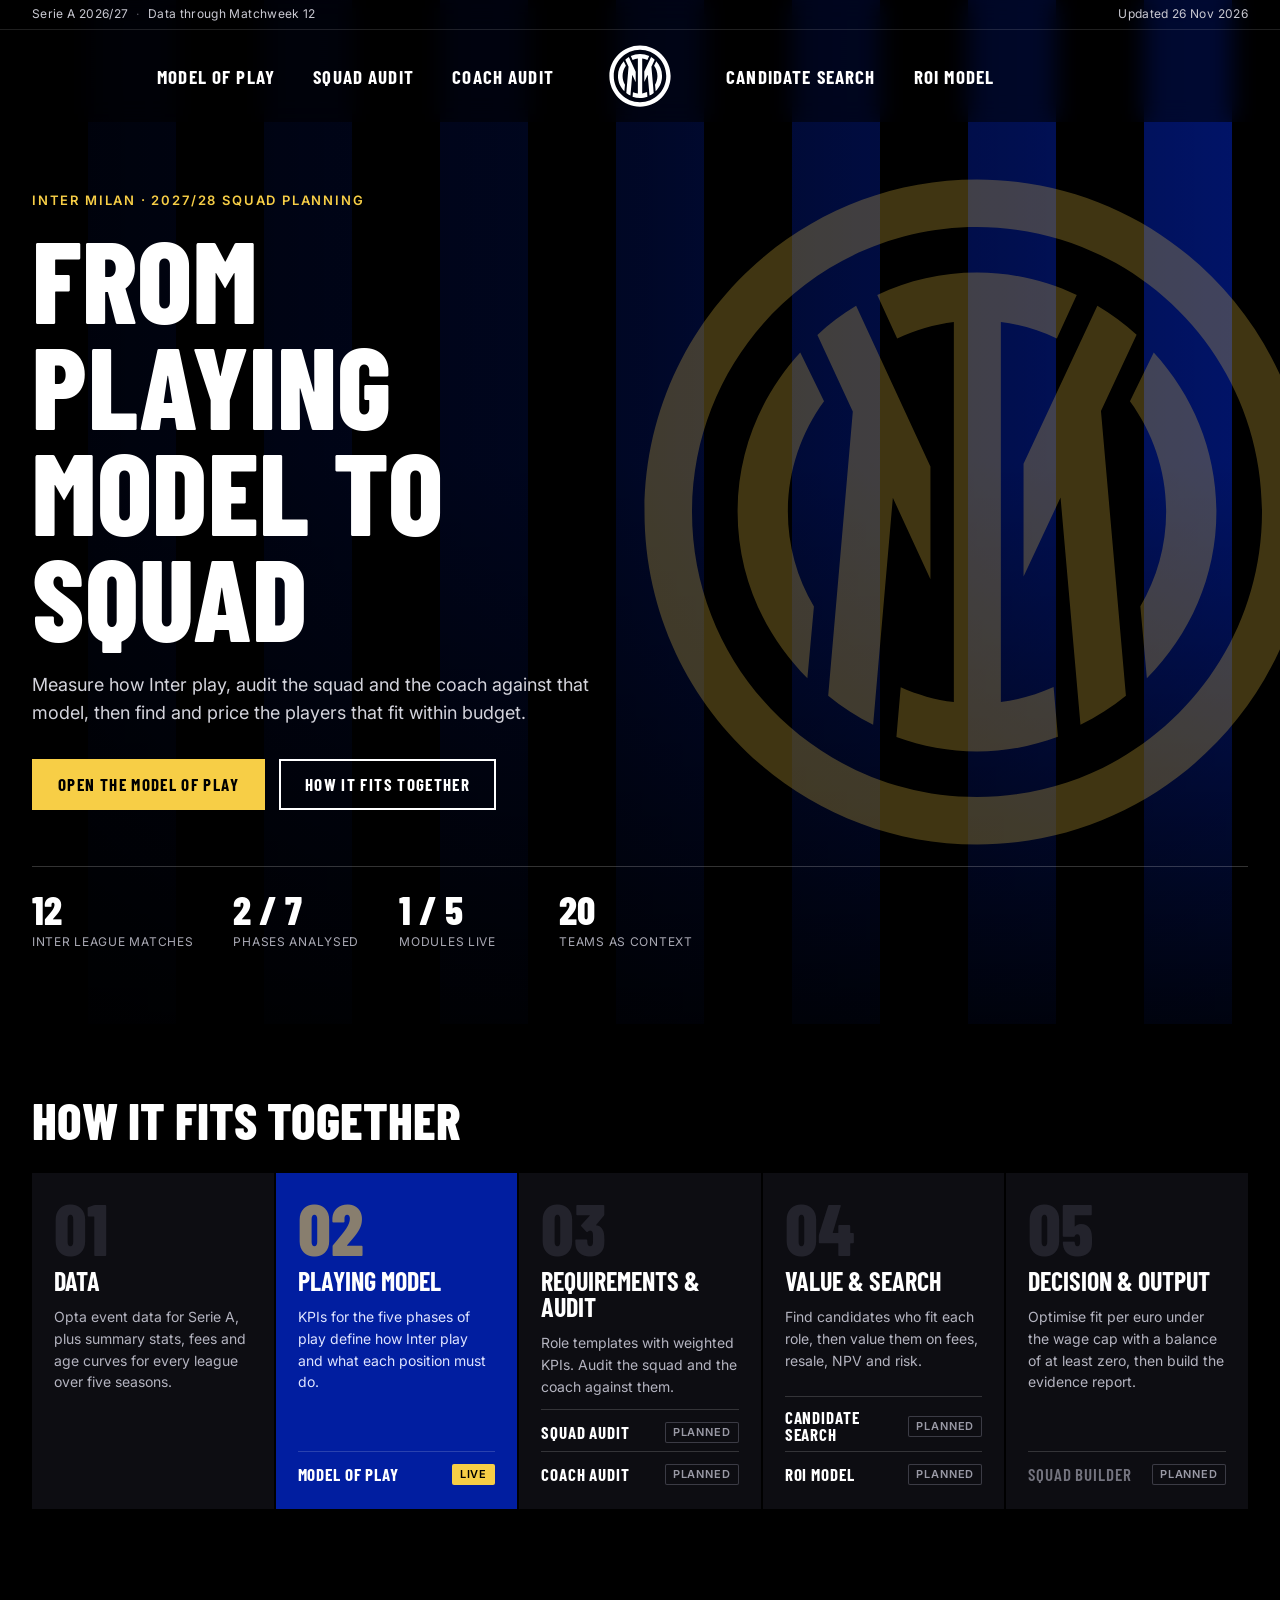
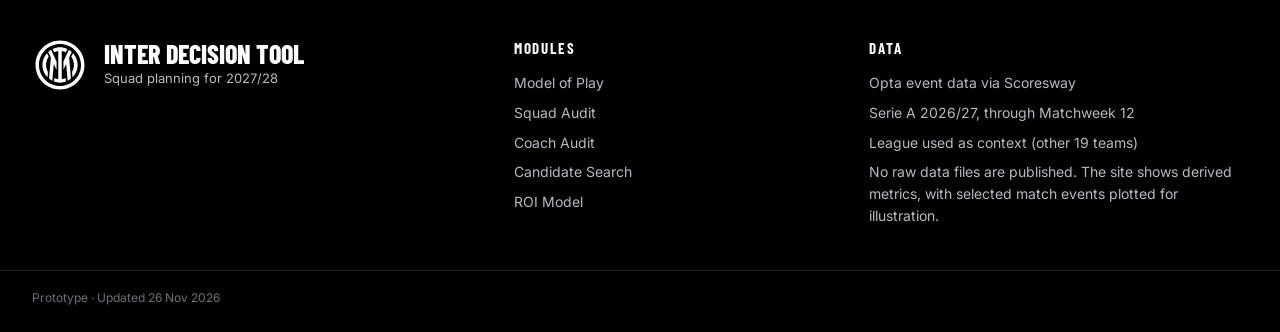
<file: index.html>
<!DOCTYPE html>
<html lang="en">
<head>
<meta charset="utf-8">
<meta name="viewport" content="width=device-width,initial-scale=1">
<title>Inter Decision Tool · 2027/28 squad planning</title>
<meta name="theme-color" content="#000000">
<link rel="icon" href="assets/img/crest-colour.svg" type="image/svg+xml">
<link rel="preconnect" href="https://fonts.googleapis.com">
<link rel="preconnect" href="https://fonts.gstatic.com" crossorigin>
<link href="https://fonts.googleapis.com/css2?family=Barlow+Condensed:wght@600;700;800&family=Inter:wght@400;600;700&display=swap" rel="stylesheet">
<link rel="stylesheet" href="assets/css/site.css">
</head>
<body>
<header id="site-header"></header>

<main>
  <!-- Hero -->
  <section class="hero">
    <div class="stripes"></div>
    <div class="shade"></div>
    <img class="mark" src="assets/img/crest-accent.svg" alt="">
    <div class="wrap">
      <div class="kicker">Inter Milan · 2027/28 squad planning</div>
      <h1 class="display">From playing model to squad</h1>
      <p class="lede">Measure how Inter play, audit the squad and the coach against that model, then find and price the
        players that fit within budget.</p>
      <div class="actions">
        <a class="btn btn-solid" href="model-of-play.html">Open the Model of Play</a>
        <a class="btn btn-ghost" href="#pipeline">How it fits together</a>
      </div>
      <div class="hero-meta" id="hero-meta"></div>
    </div>
  </section>

  <!-- Pipeline -->
  <section class="section dark" id="pipeline">
    <div class="wrap">
      <div class="section-head">
        <h2>How it fits together</h2>
      </div>
      <div class="pipeline" id="pipeline-steps"></div>
    </div>
  </section>
</main>

<footer id="site-footer"></footer>

<script src="assets/js/site.js"></script>
<script>
initShell('home');

/* Hero numbers */
document.getElementById('hero-meta').innerHTML = [
  ['12', 'Inter league matches'],
  ['2 / 7', 'Phases analysed'],
  ['1 / 5', 'Modules live'],
  ['20', 'Teams as context'],
].map(([b, s]) => `<div><b>${b}</b><span>${s}</span></div>`).join('');

/* Pipeline (from the decision-tool architecture board) */
const STEPS = [
  { n: 1, title: 'Data', text: 'Opta event data for Serie A, plus summary stats, fees and age curves for every league over five seasons.' },
  { n: 2, title: 'Playing model', text: 'KPIs for the five phases of play define how Inter play and what each position must do.' },
  { n: 3, title: 'Requirements & audit', text: 'Role templates with weighted KPIs. Audit the squad and the coach against them.' },
  { n: 4, title: 'Value & search', text: 'Find candidates who fit each role, then value them on fees, resale, NPV and risk.' },
  { n: 5, title: 'Decision & output', text: 'Optimise fit per euro under the wage cap with a balance of at least zero, then build the evidence report.', mods: [['Squad builder', 'static']] },
];
document.getElementById('pipeline-steps').innerHTML = STEPS.map(s => {
  const mods = TABS.filter(t => t.step === s.n);
  const live = mods.some(t => t.status === 'live');
  const links = mods.map(t => `<a class="mod" href="${t.href}">${t.label}<span class="badge ${t.status}">${STATUS_LABEL[t.status]}</span></a>`)
    .concat((s.mods || []).map(([m]) => `<span class="mod static">${m}<span class="badge planned">Planned</span></span>`)).join('');
  return `<div class="step ${live ? 'active' : ''}"><div class="n">0${s.n}</div><h3>${s.title}</h3><p>${s.text}</p>
          <div class="mods">${links}</div></div>`;
}).join('');

/* Card thumbnails: stylised pitches, attack left -> right */
function pitch(kind) {
  const L = 'stroke="rgba(255,255,255,.35)" stroke-width=".5" fill="none"';
  const lines = `<rect x="5" y="5" width="150" height="90" ${L}/><line x1="80" y1="5" x2="80" y2="95" ${L}/>
    <circle cx="80" cy="50" r="11" ${L}/><rect x="5" y="27" width="22" height="46" ${L}/><rect x="133" y="27" width="22" height="46" ${L}/>
    <rect x="5" y="39" width="8" height="22" ${L}/><rect x="147" y="39" width="8" height="22" ${L}/>`;
  const thirds = `<line x1="55" y1="5" x2="55" y2="95" stroke="rgba(255,255,255,.18)" stroke-dasharray="1.5 1.5" stroke-width=".4"/>
    <line x1="105" y1="5" x2="105" y2="95" stroke="rgba(255,255,255,.18)" stroke-dasharray="1.5 1.5" stroke-width=".4"/>`;
  const arrow = (x1, y1, x2, y2, o = 1) => `<line x1="${x1}" y1="${y1}" x2="${x2}" y2="${y2}" stroke="#fff" stroke-opacity="${o}" stroke-width="1" marker-end="url(#ah)"/>`;
  const dot = (x, y, r = 2.6, f = '#fff') => `<circle cx="${x}" cy="${y}" r="${r}" fill="${f}"/>`;
  let fx = '';
  if (kind === 'buildup') {
    fx = `<rect x="5" y="5" width="50" height="90" fill="#0a2fd6" fill-opacity=".55"/>` +
      arrow(12, 50, 26, 30) + arrow(26, 30, 38, 18) + arrow(26, 30, 46, 46) + arrow(46, 46, 62, 50, .6) +
      [[12, 50], [26, 30], [26, 50], [26, 70], [38, 18], [46, 46]].map(p => dot(...p)).join('');
  } else if (kind === 'progression') {
    fx = `<rect x="55" y="5" width="50" height="90" fill="#0a2fd6" fill-opacity=".55"/>` +
      arrow(60, 22, 80, 14) + arrow(80, 14, 98, 32) + arrow(66, 60, 98, 32, .7) + arrow(98, 32, 116, 40, .8) +
      [[60, 22], [80, 14], [66, 60], [98, 32]].map(p => dot(...p)).join('');
  } else if (kind === 'xi') {
    fx = [[12, 50], [28, 30], [26, 50], [28, 70], [52, 12], [52, 88], [46, 34], [40, 50], [46, 66], [72, 42], [72, 58]]
      .map(p => dot(p[0], p[1], 3.4, '#fff')).join('');
  } else if (kind === 'finishing') {
    fx = `<rect x="105" y="5" width="50" height="90" fill="#fff" fill-opacity=".06" stroke="#f7ce46" stroke-dasharray="2 2" stroke-width=".6"/>`;
  } else if (kind === 'transition') {
    fx = arrow(70, 60, 96, 46, .55) + arrow(96, 46, 126, 50, .55) + dot(70, 60, 2.6, '#f7ce46');
  }
  return `<svg viewBox="0 0 160 100" preserveAspectRatio="${kind === 'buildup' ? 'xMinYMid' : 'xMidYMid'} slice" aria-hidden="true">
    <defs><marker id="ah" viewBox="0 0 6 6" refX="5" refY="3" markerWidth="4" markerHeight="4" orient="auto"><path d="M0 0L6 3L0 6z" fill="#fff"/></marker></defs>
    ${lines}${thirds}${fx}</svg>`;
}
document.querySelectorAll('[data-pitch]').forEach(el => el.insertAdjacentHTML('afterbegin', pitch(el.dataset.pitch)));
</script>
</body>
</html>
</file>
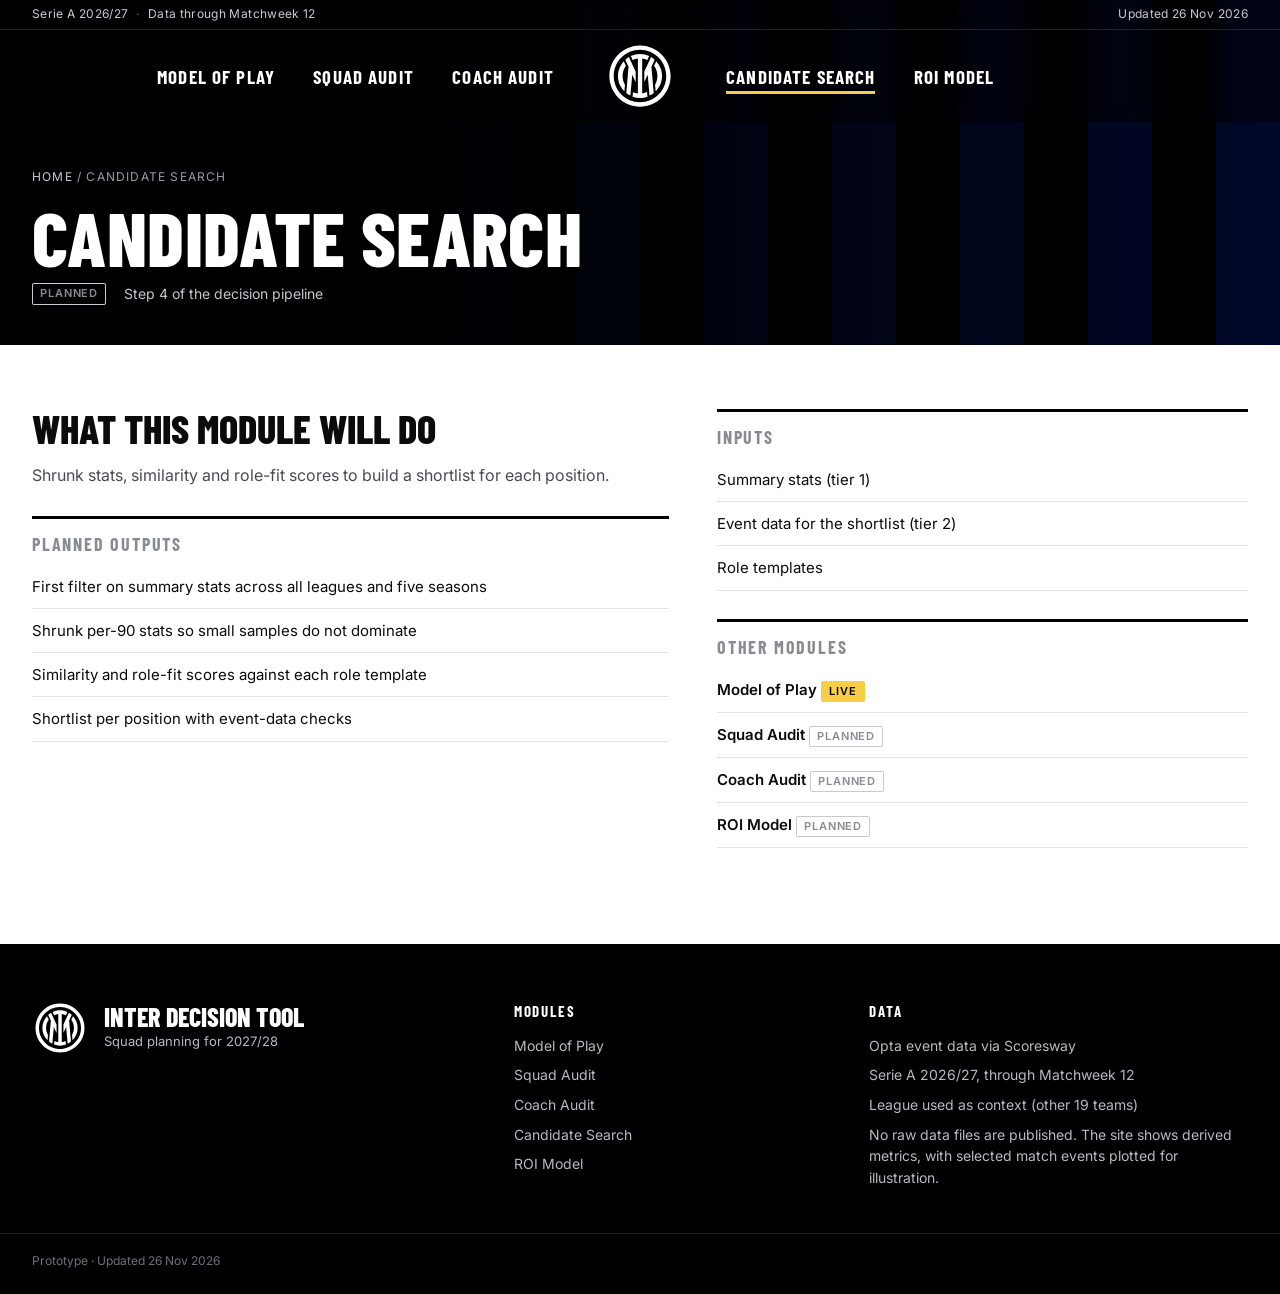
<file: candidate-search.html>
<!DOCTYPE html>
<html lang="en">
<head>
<meta charset="utf-8">
<meta name="viewport" content="width=device-width,initial-scale=1">
<title>Inter Decision Tool</title>
<meta name="theme-color" content="#000000">
<link rel="icon" href="assets/img/crest-colour.svg" type="image/svg+xml">
<link rel="preconnect" href="https://fonts.googleapis.com">
<link rel="preconnect" href="https://fonts.gstatic.com" crossorigin>
<link href="https://fonts.googleapis.com/css2?family=Barlow+Condensed:wght@600;700;800&family=Inter:wght@400;600;700&display=swap" rel="stylesheet">
<link rel="stylesheet" href="assets/css/site.css">
</head>
<body data-tab="search">
<header id="site-header"></header>
<main id="content"></main>
<footer id="site-footer"></footer>
<script src="assets/js/site.js"></script>
<script src="assets/js/module.js"></script>
</body>
</html>
</file>
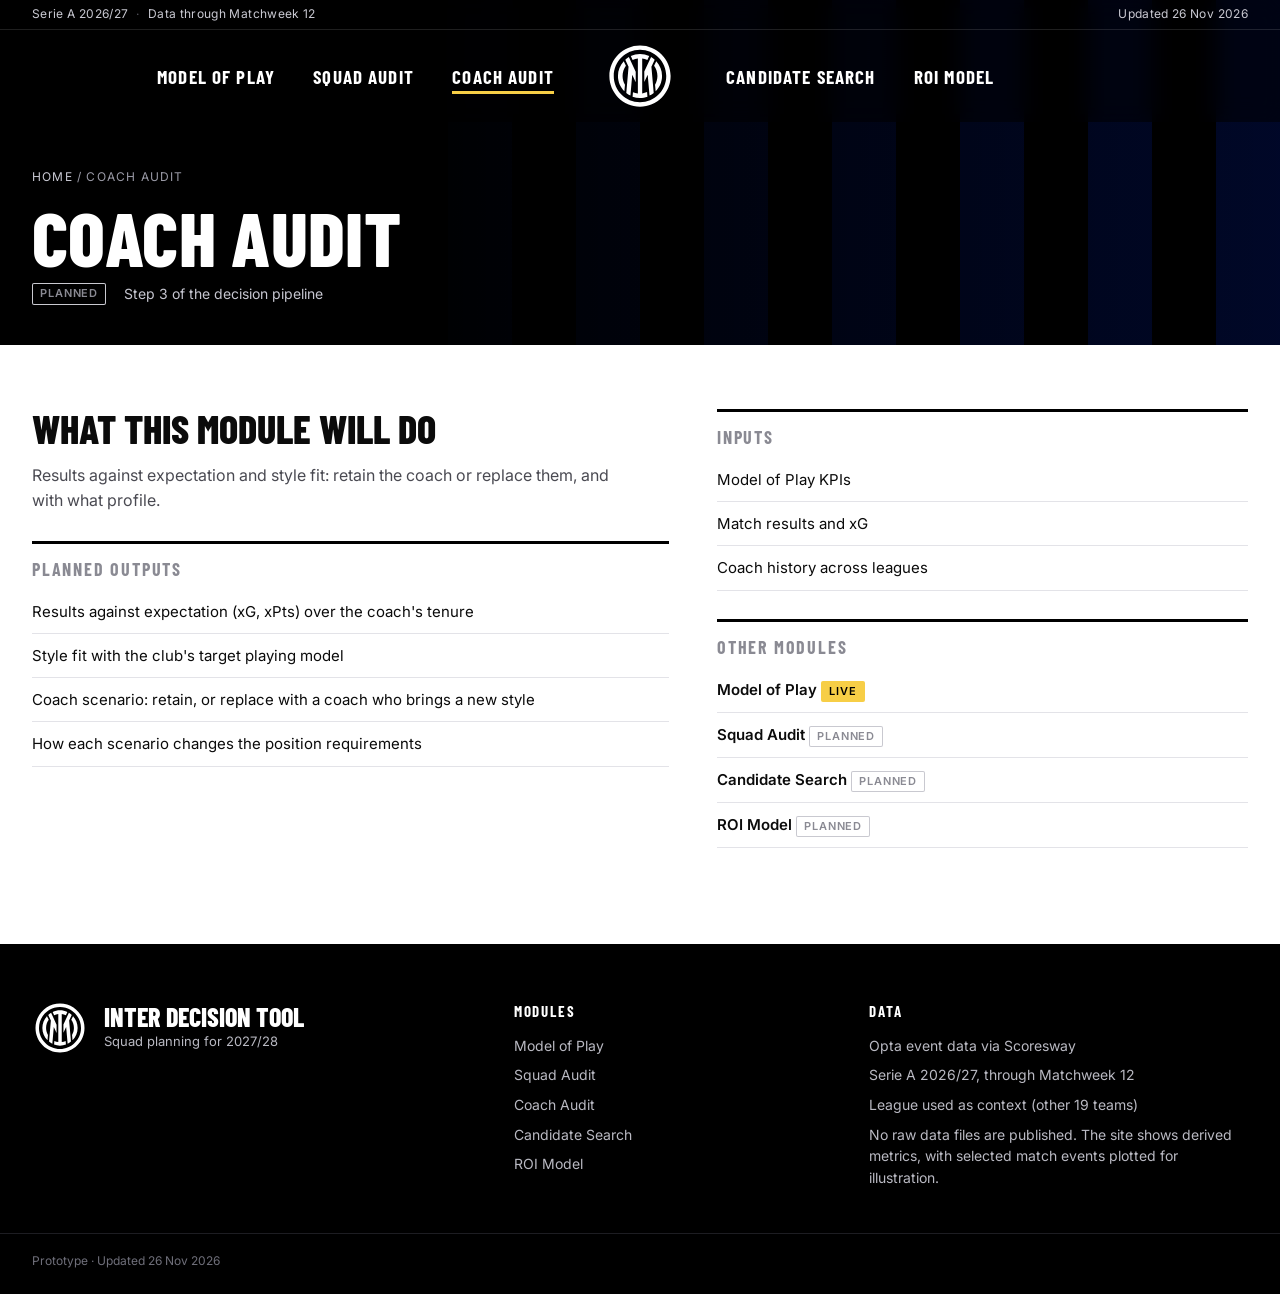
<file: coach-audit.html>
<!DOCTYPE html>
<html lang="en">
<head>
<meta charset="utf-8">
<meta name="viewport" content="width=device-width,initial-scale=1">
<title>Inter Decision Tool</title>
<meta name="theme-color" content="#000000">
<link rel="icon" href="assets/img/crest-colour.svg" type="image/svg+xml">
<link rel="preconnect" href="https://fonts.googleapis.com">
<link rel="preconnect" href="https://fonts.gstatic.com" crossorigin>
<link href="https://fonts.googleapis.com/css2?family=Barlow+Condensed:wght@600;700;800&family=Inter:wght@400;600;700&display=swap" rel="stylesheet">
<link rel="stylesheet" href="assets/css/site.css">
</head>
<body data-tab="coach">
<header id="site-header"></header>
<main id="content"></main>
<footer id="site-footer"></footer>
<script src="assets/js/site.js"></script>
<script src="assets/js/module.js"></script>
</body>
</html>
</file>
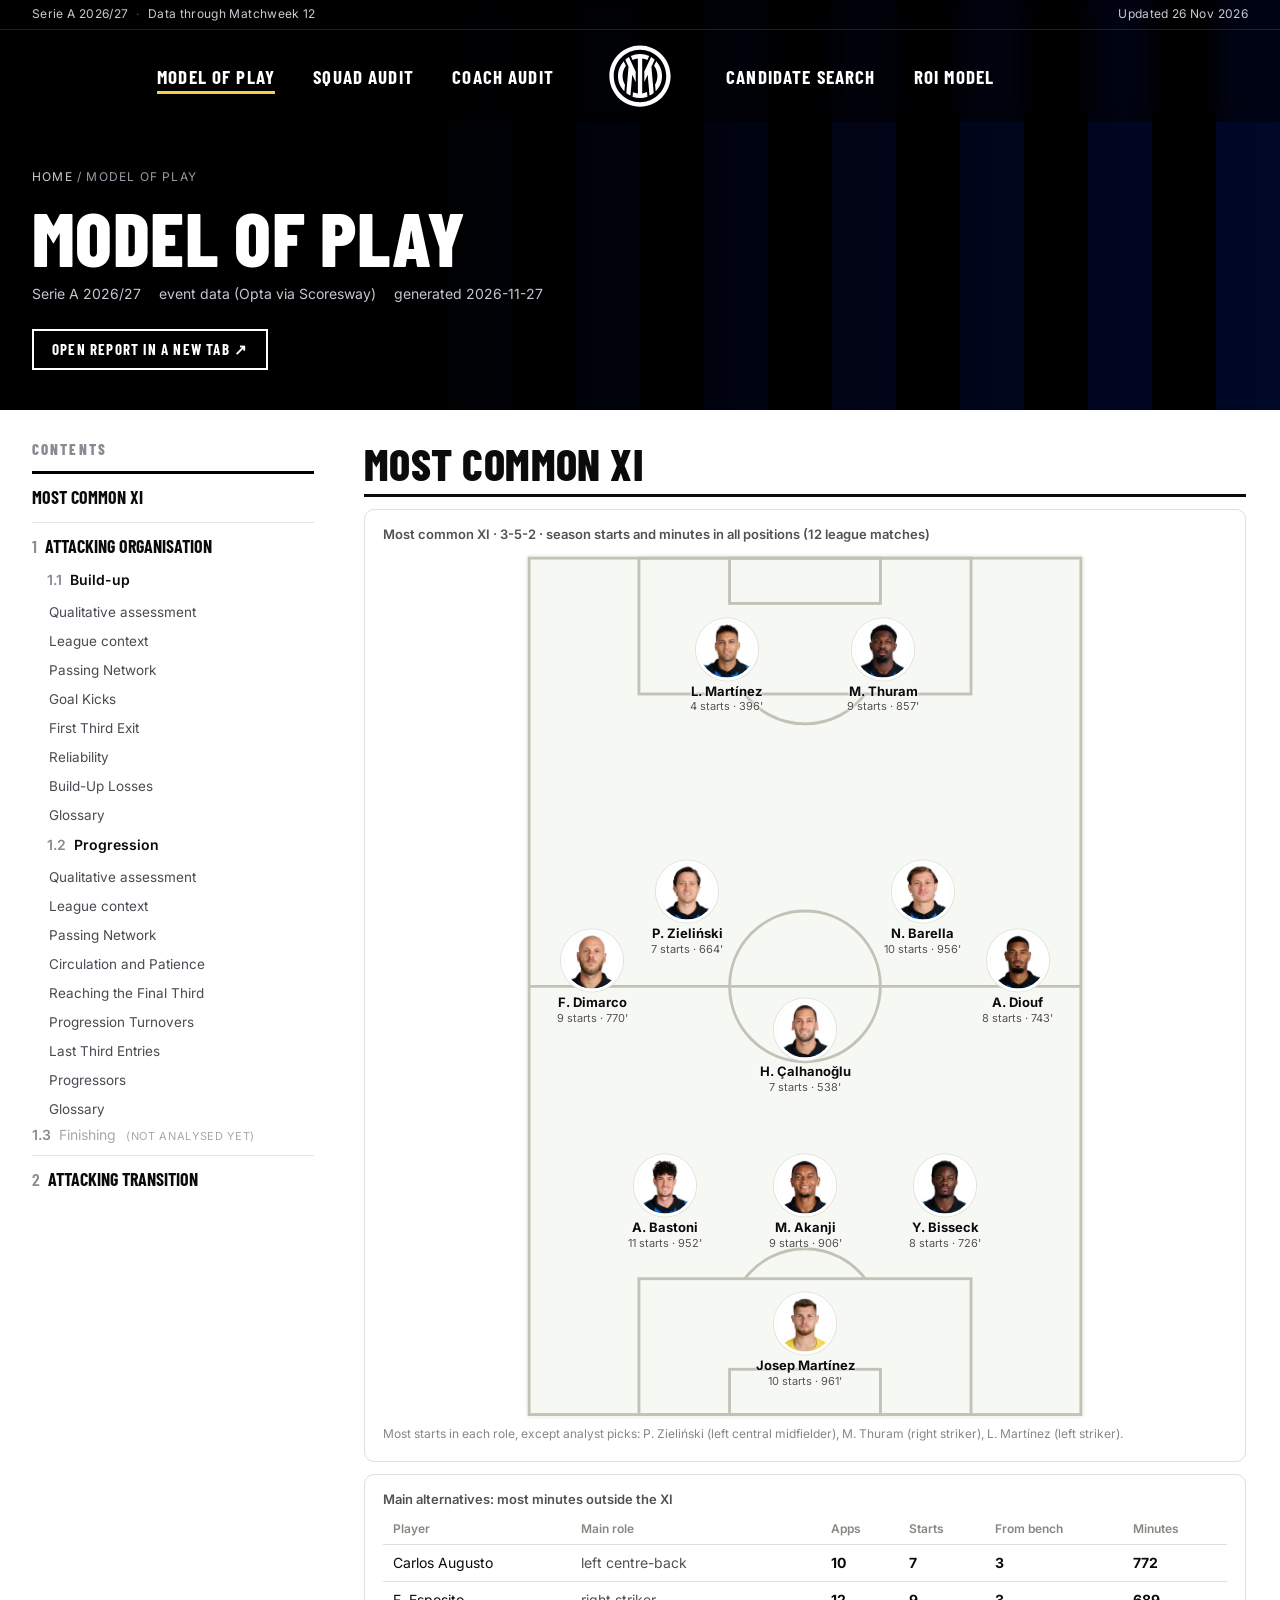
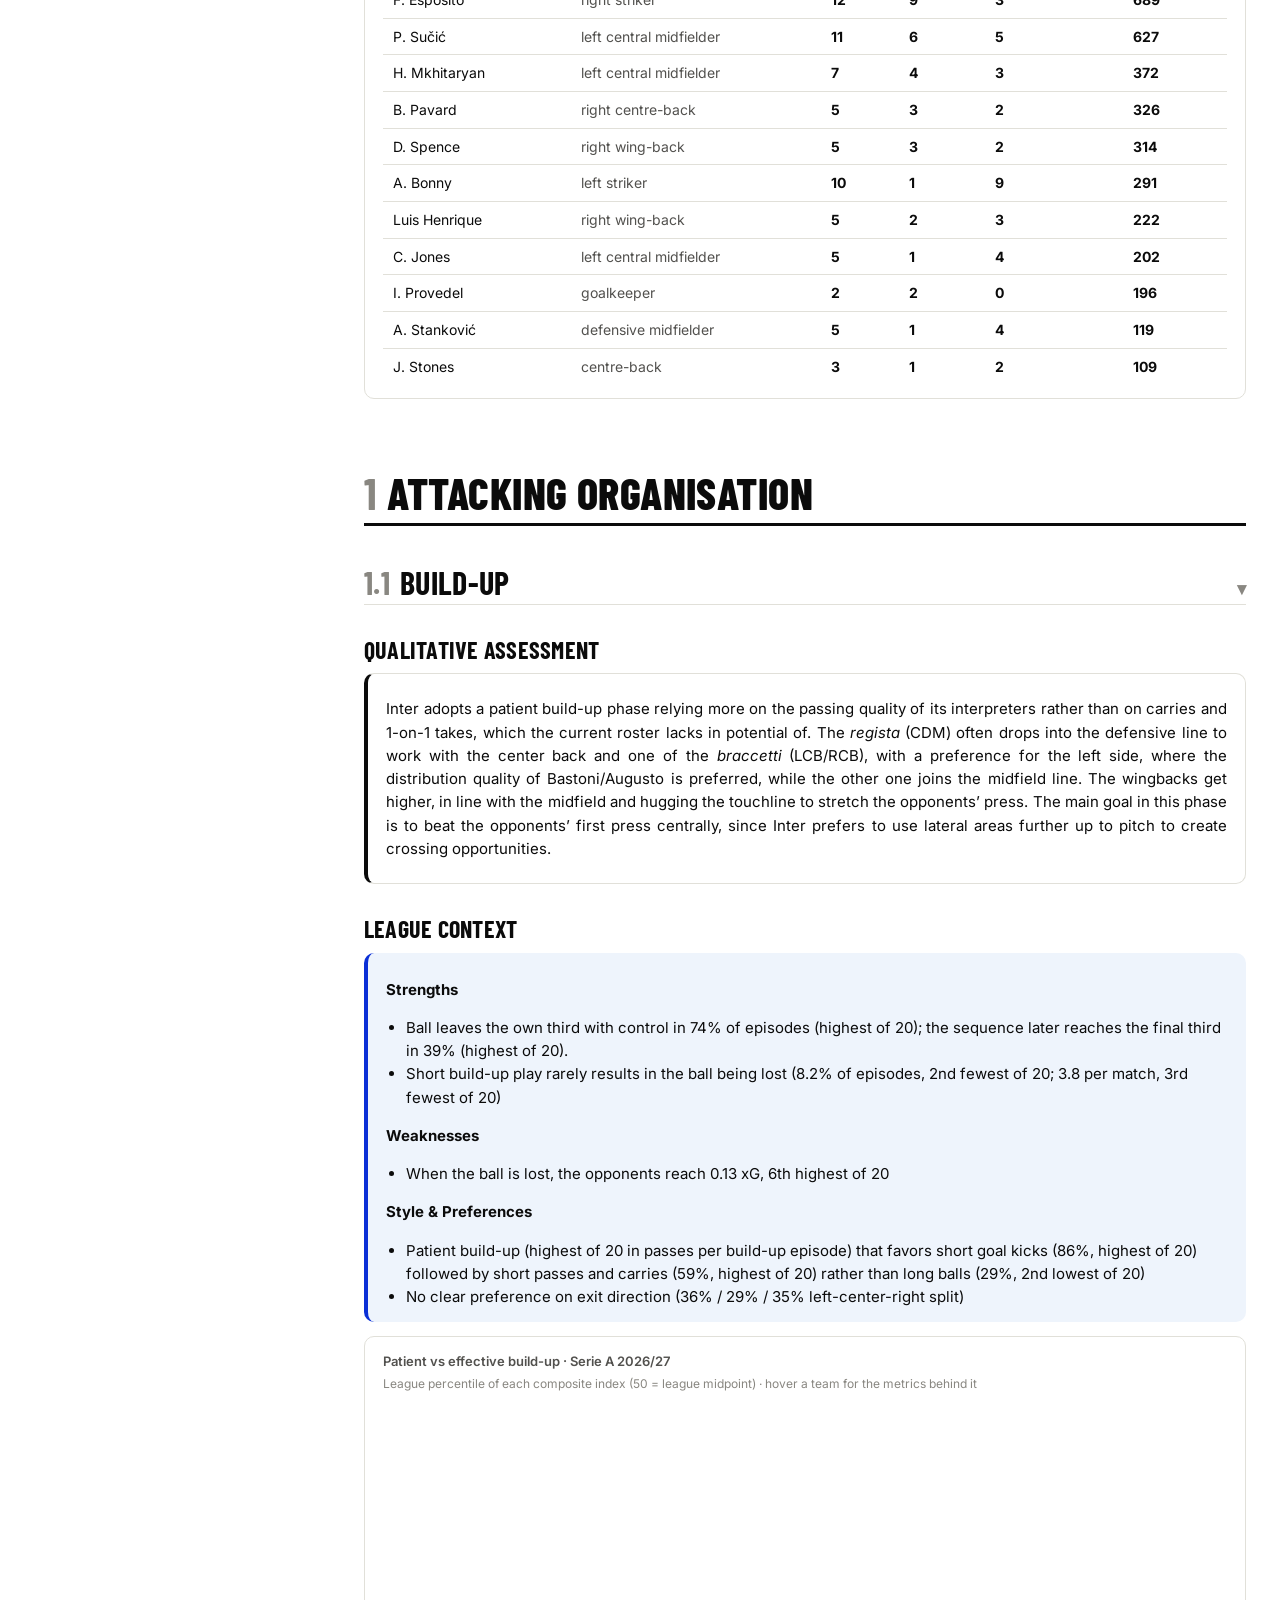
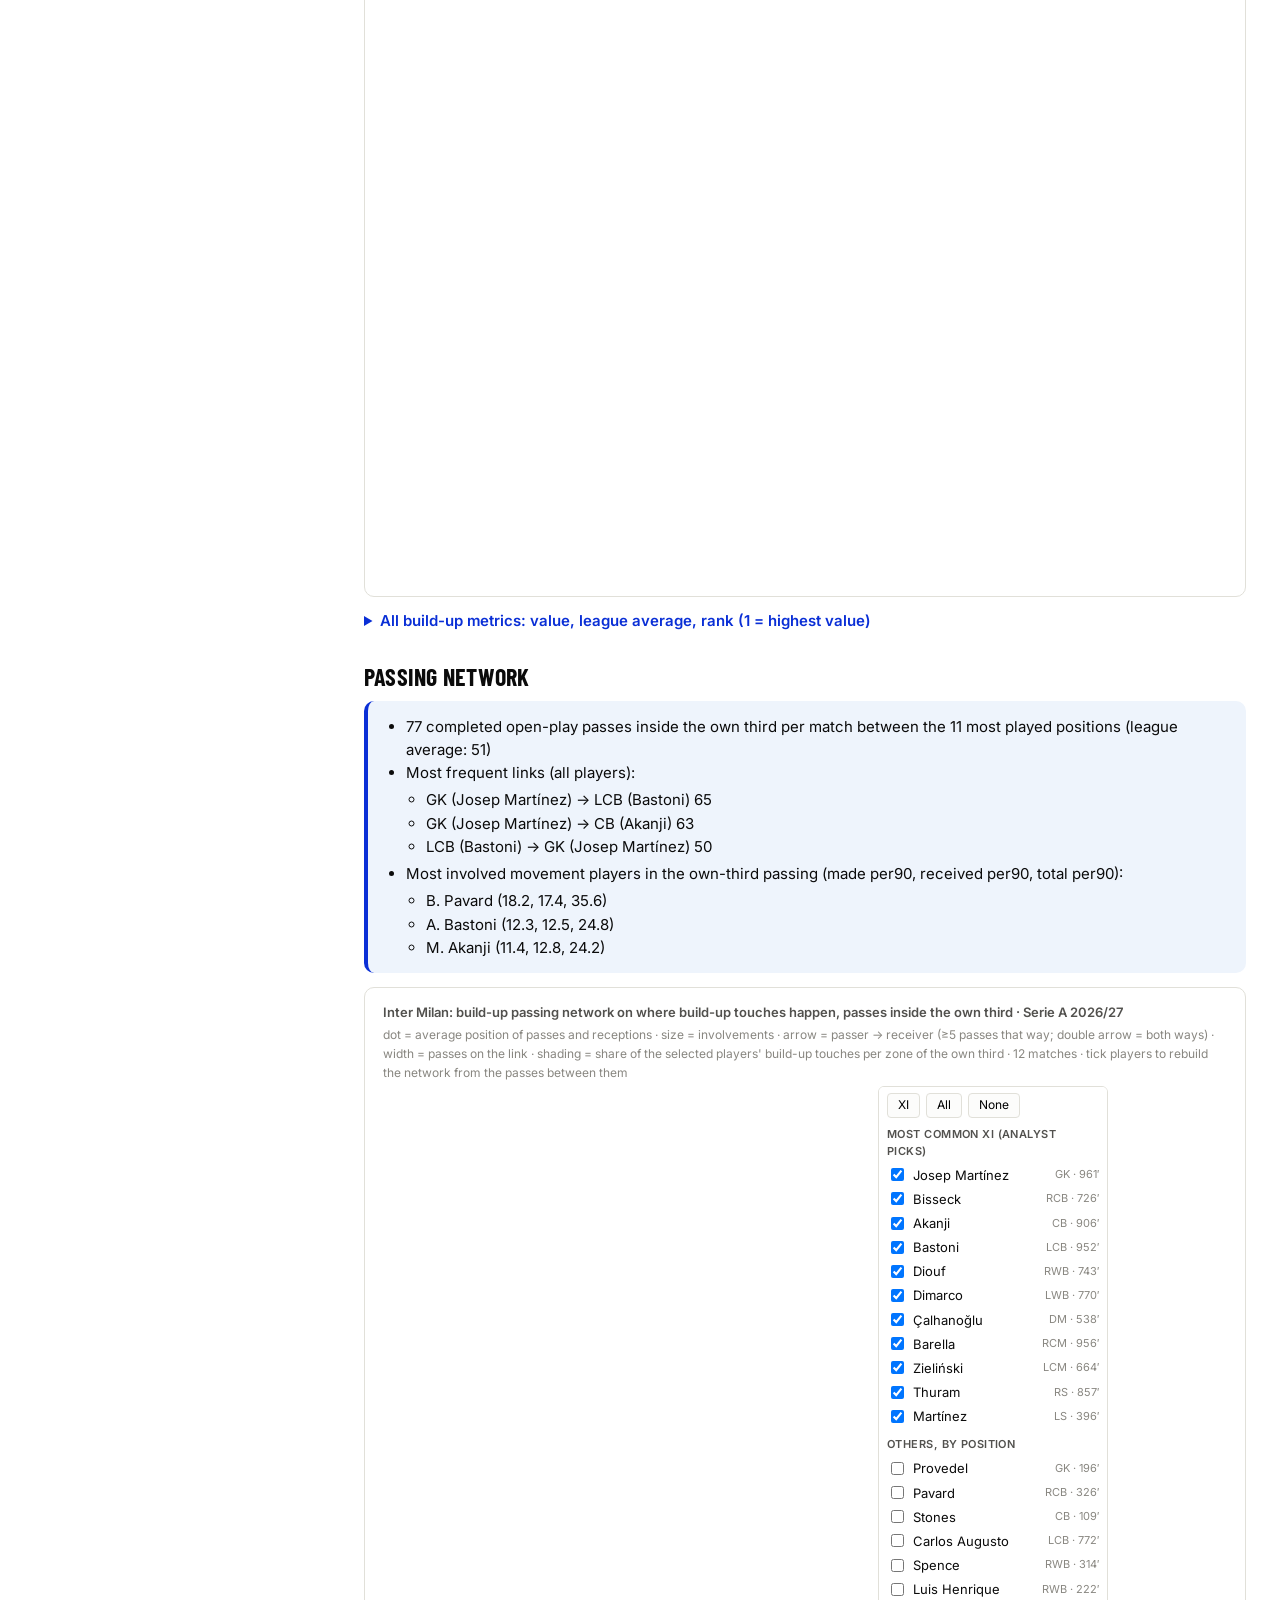
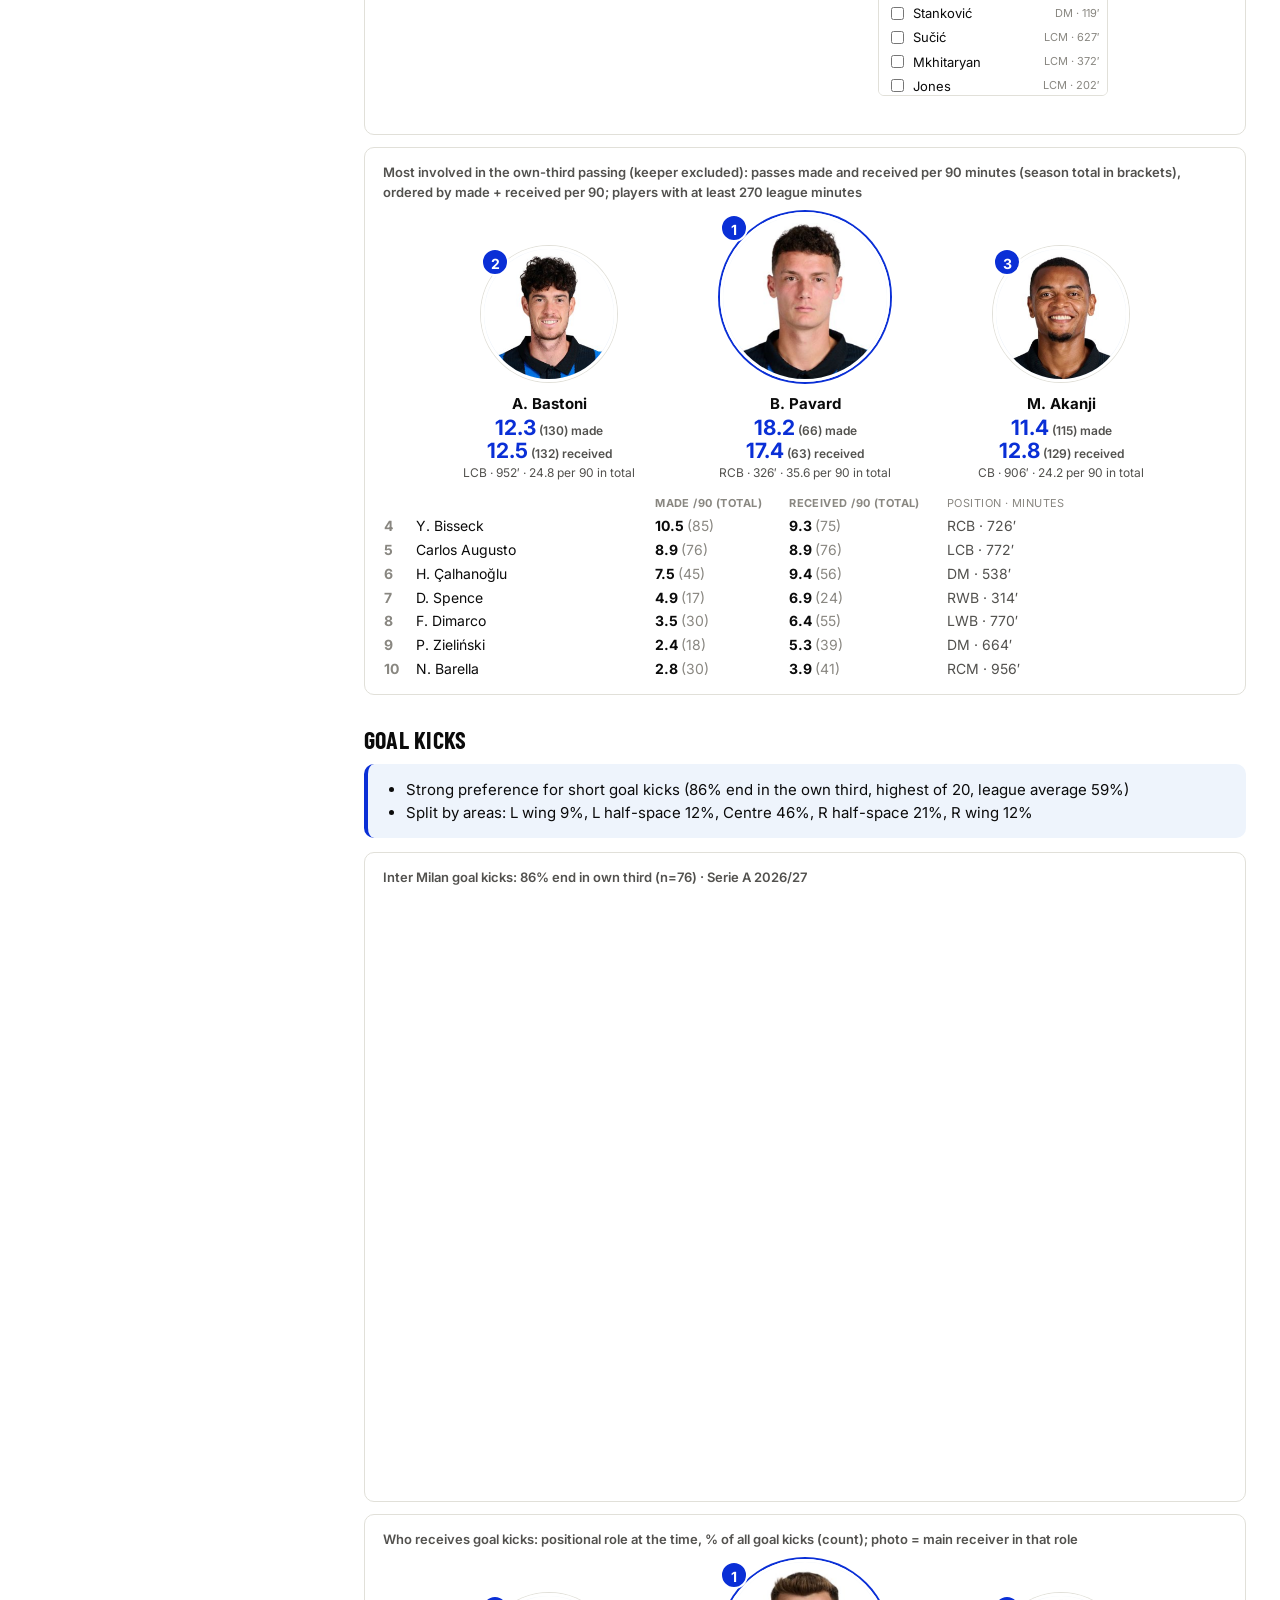
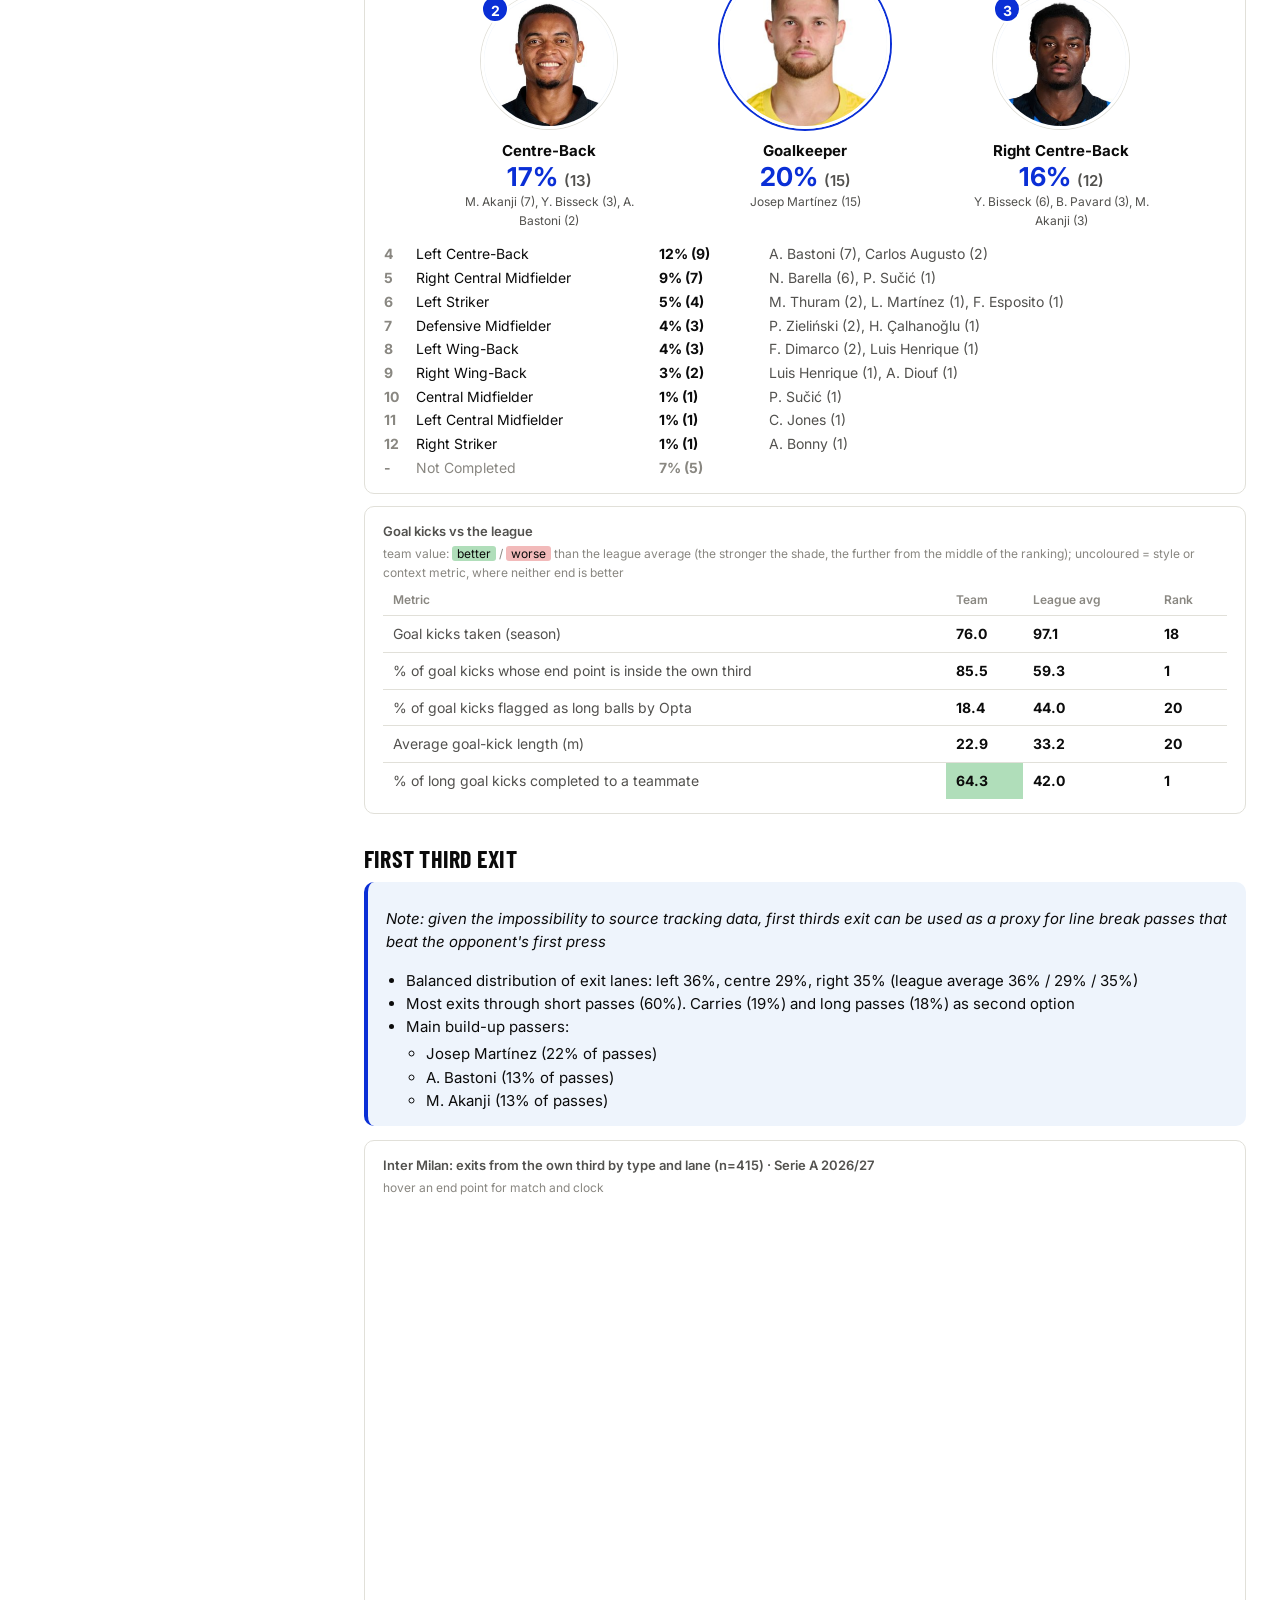
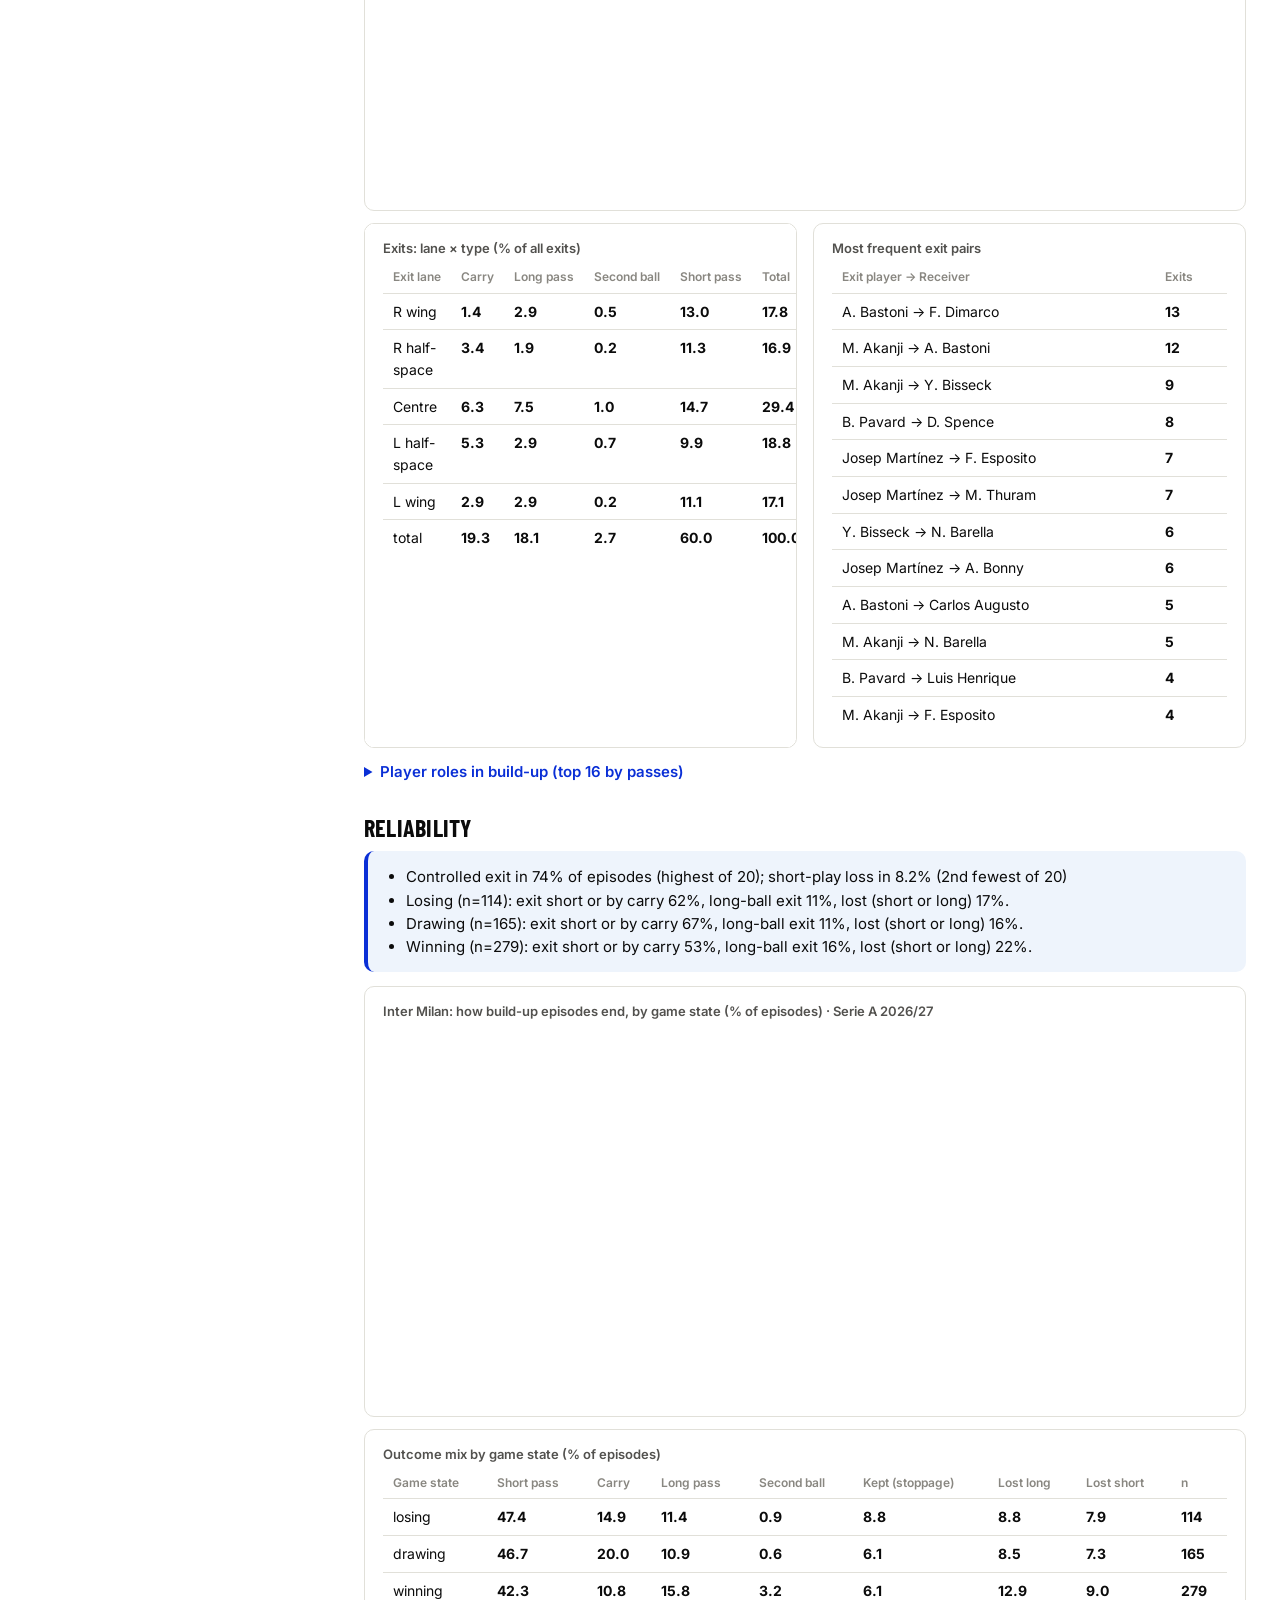
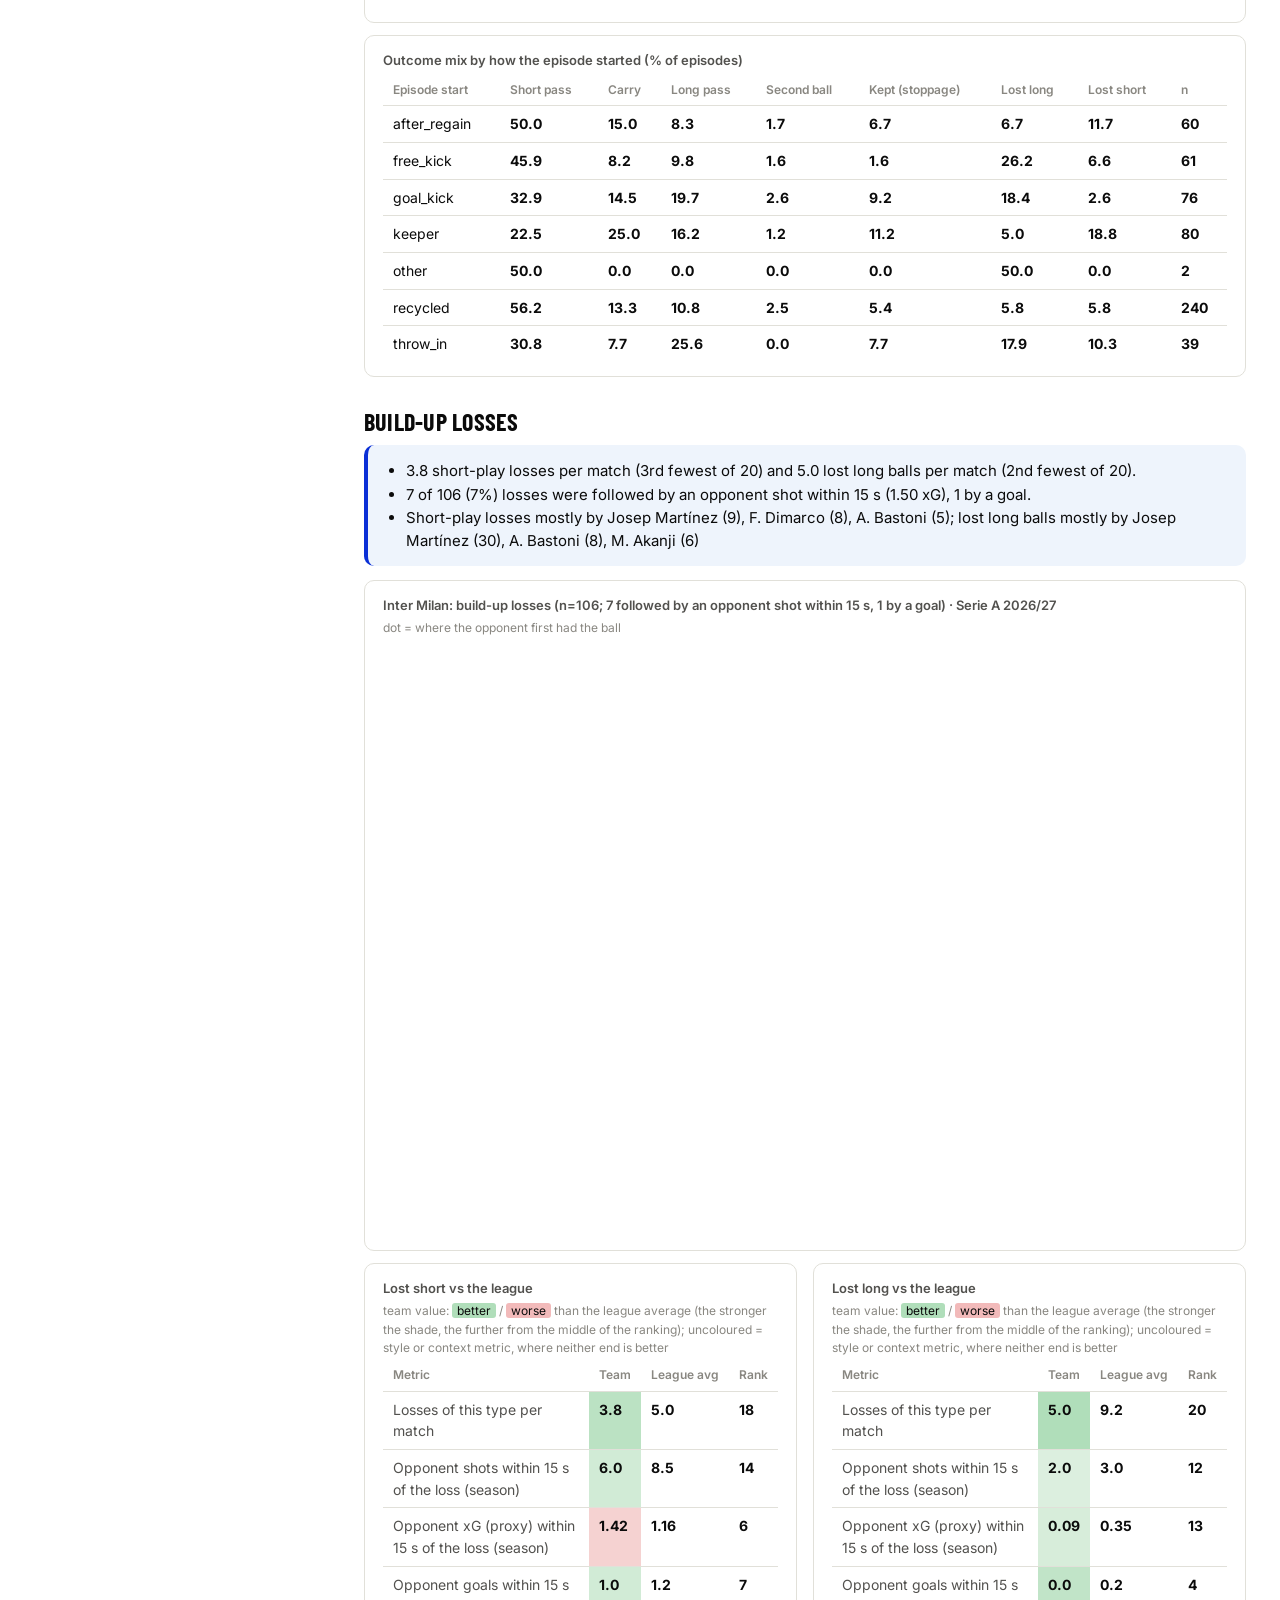
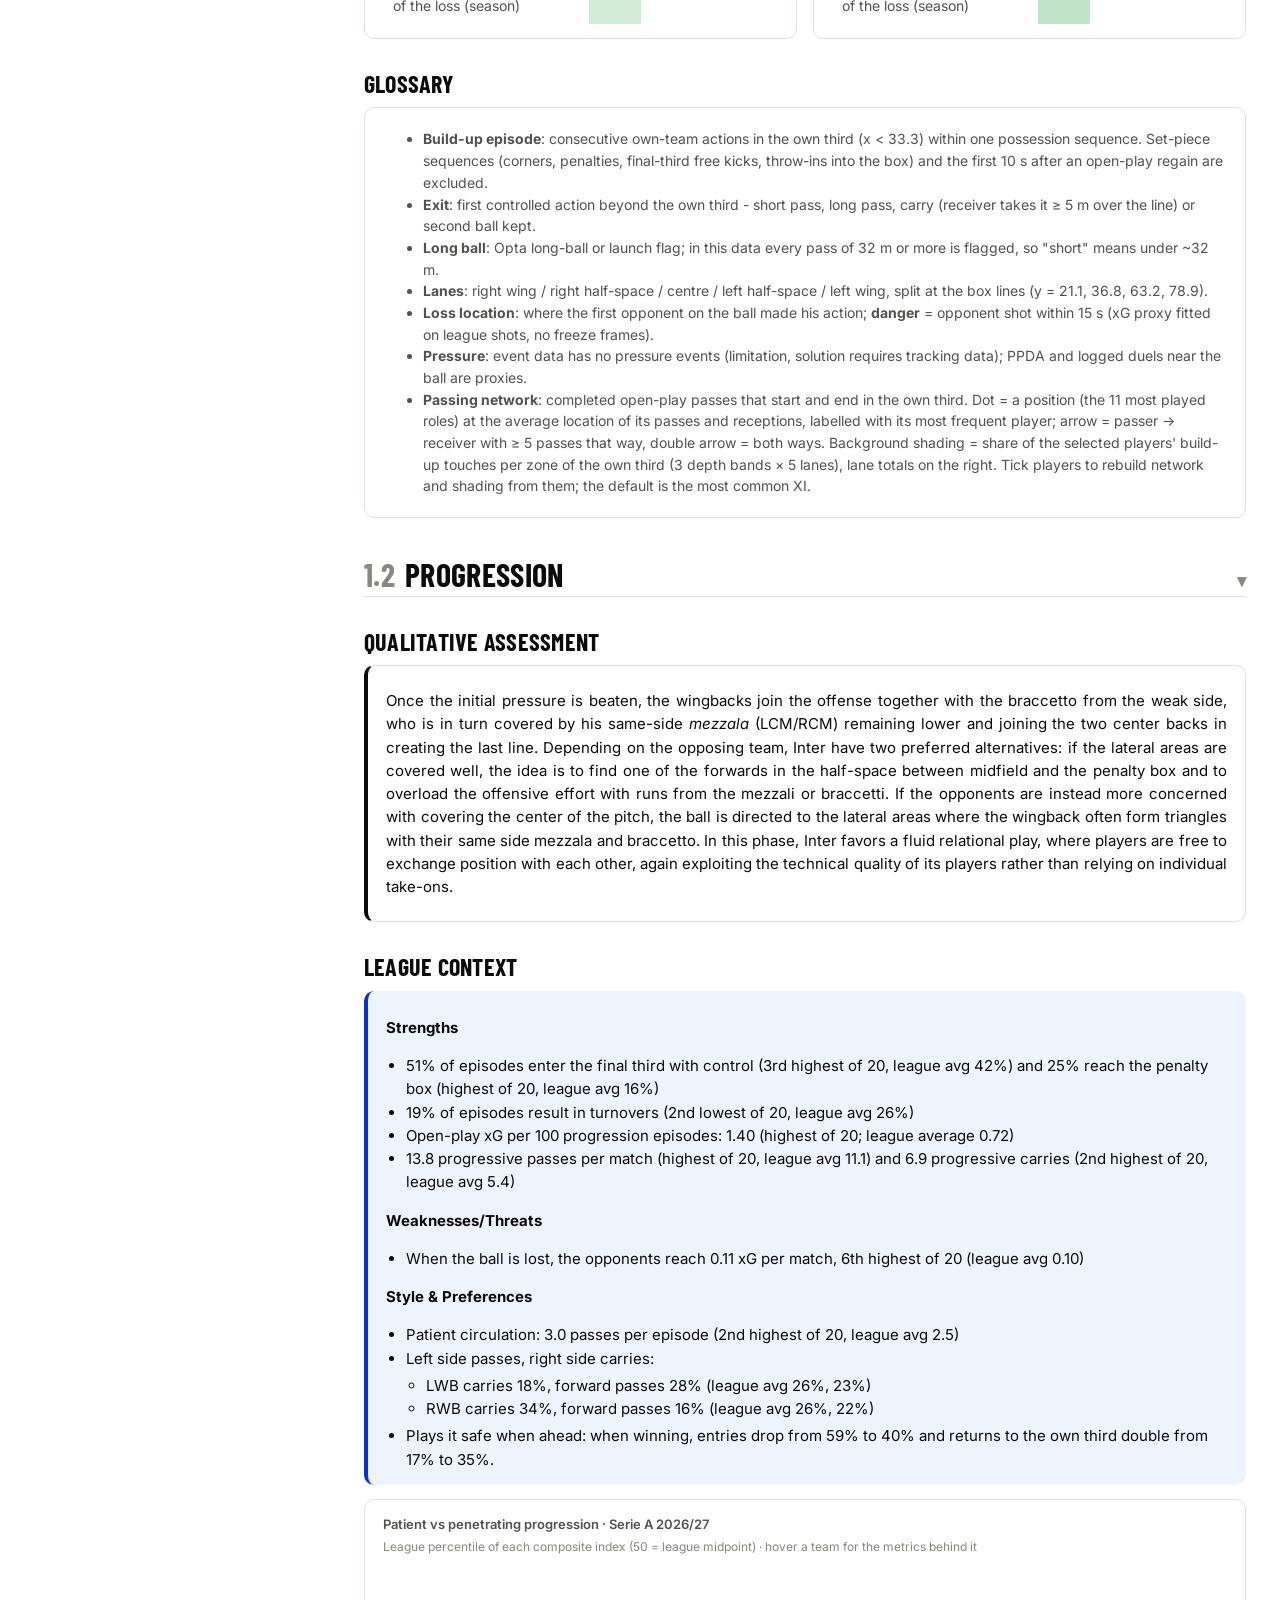
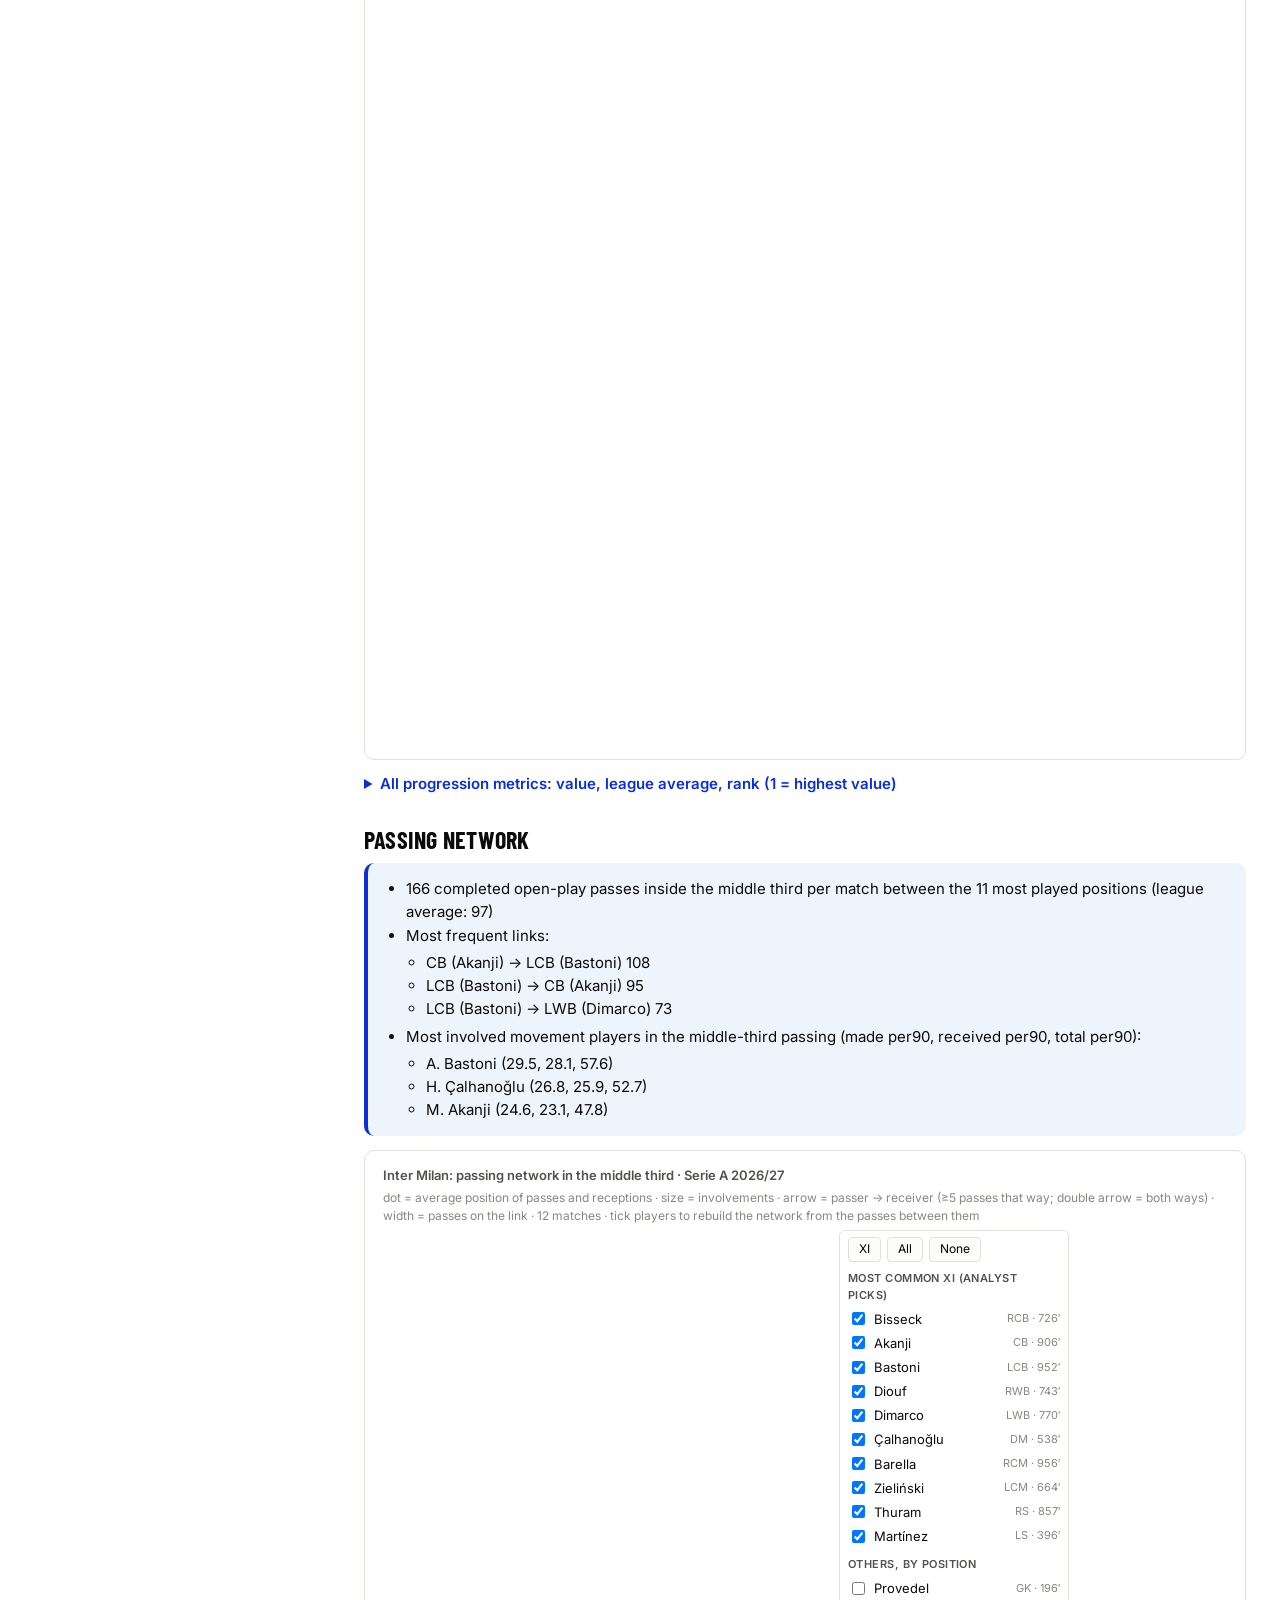
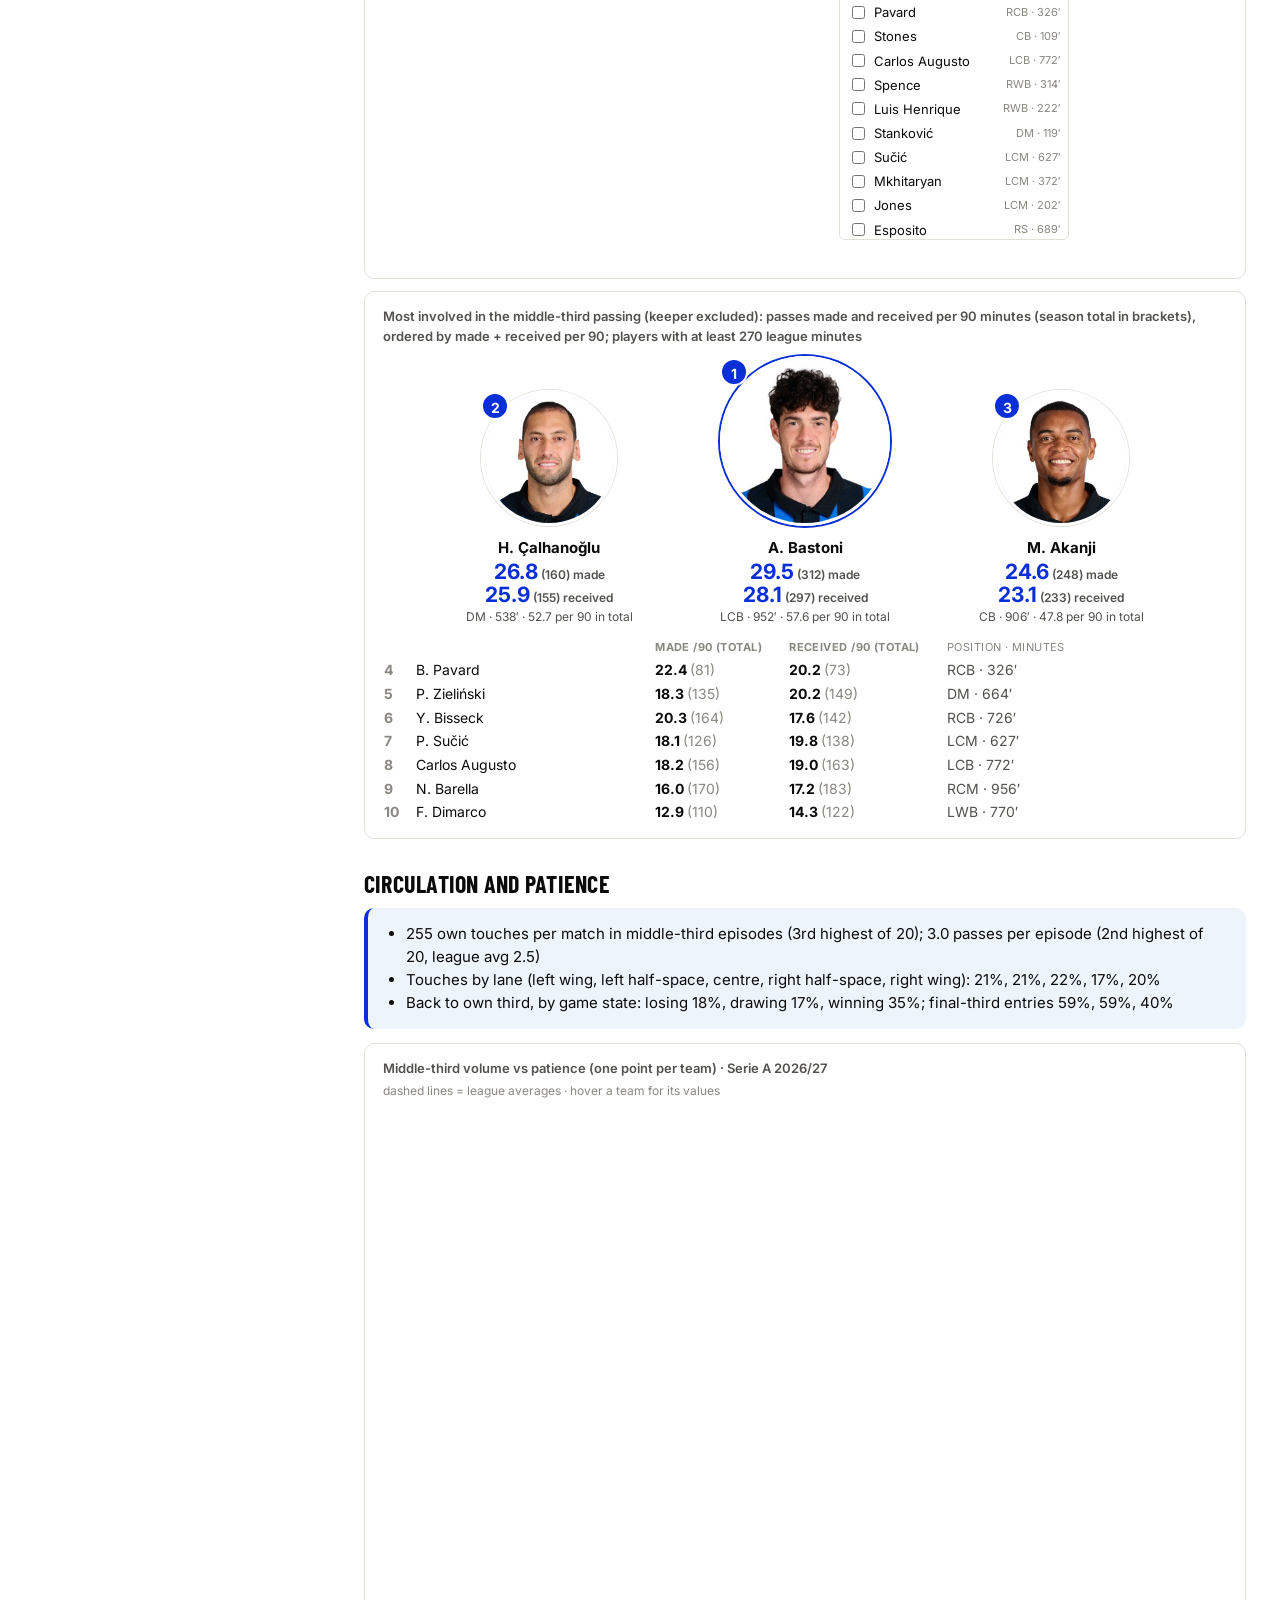
<file: model-of-play.html>
<!DOCTYPE html>
<html lang="en">
<head>
<meta charset="utf-8">
<meta name="viewport" content="width=device-width,initial-scale=1">
<title>Model of Play · Inter Decision Tool</title>
<meta name="theme-color" content="#000000">
<link rel="icon" href="assets/img/crest-colour.svg" type="image/svg+xml">
<link rel="preconnect" href="https://fonts.googleapis.com">
<link rel="preconnect" href="https://fonts.gstatic.com" crossorigin>
<link href="https://fonts.googleapis.com/css2?family=Barlow+Condensed:wght@600;700;800&family=Inter:wght@400;600;700&display=swap" rel="stylesheet">
<link rel="stylesheet" href="assets/css/site.css">
</head>
<body>
<header id="site-header"></header>

<section class="banner">
  <div class="stripes"></div><div class="shade"></div>
  <div class="wrap">
    <div class="crumbs"><a href="index.html">Home</a> / Model of Play</div>
    <h1 class="display">Model of Play</h1>
    <div class="sub" id="mop-sub"></div>
    <div class="tools">
      <a class="btn btn-ghost" id="open-raw" href="reports/model-of-play.html" target="_blank" rel="noopener">Open report in a new tab ↗</a>
    </div>
  </div>
</section>

<div class="wrap mop" id="mop">
  <aside class="toc" id="toc">
    <button class="toc-toggle" type="button" aria-expanded="false"><span>Contents</span><span id="toc-current"></span></button>
    <h2>Contents</h2>
    <ul id="toc-list"><li style="color:var(--muted)">Loading…</li></ul>
  </aside>
  <div>
    <div class="frame-note">Section links and the synced contents only work when the site is served over http (GitHub Pages,
      or <code>python3 -m http.server</code> locally). Opened as a local file, the report shows its own contents instead.</div>
    <iframe class="report-frame" id="report" src="reports/model-of-play.html" title="Inter Milan game model report"></iframe>
  </div>
</div>

<footer id="site-footer"></footer>

<script src="assets/js/site.js"></script>
<script src="assets/js/mop.js"></script>
</body>
</html>
</file>
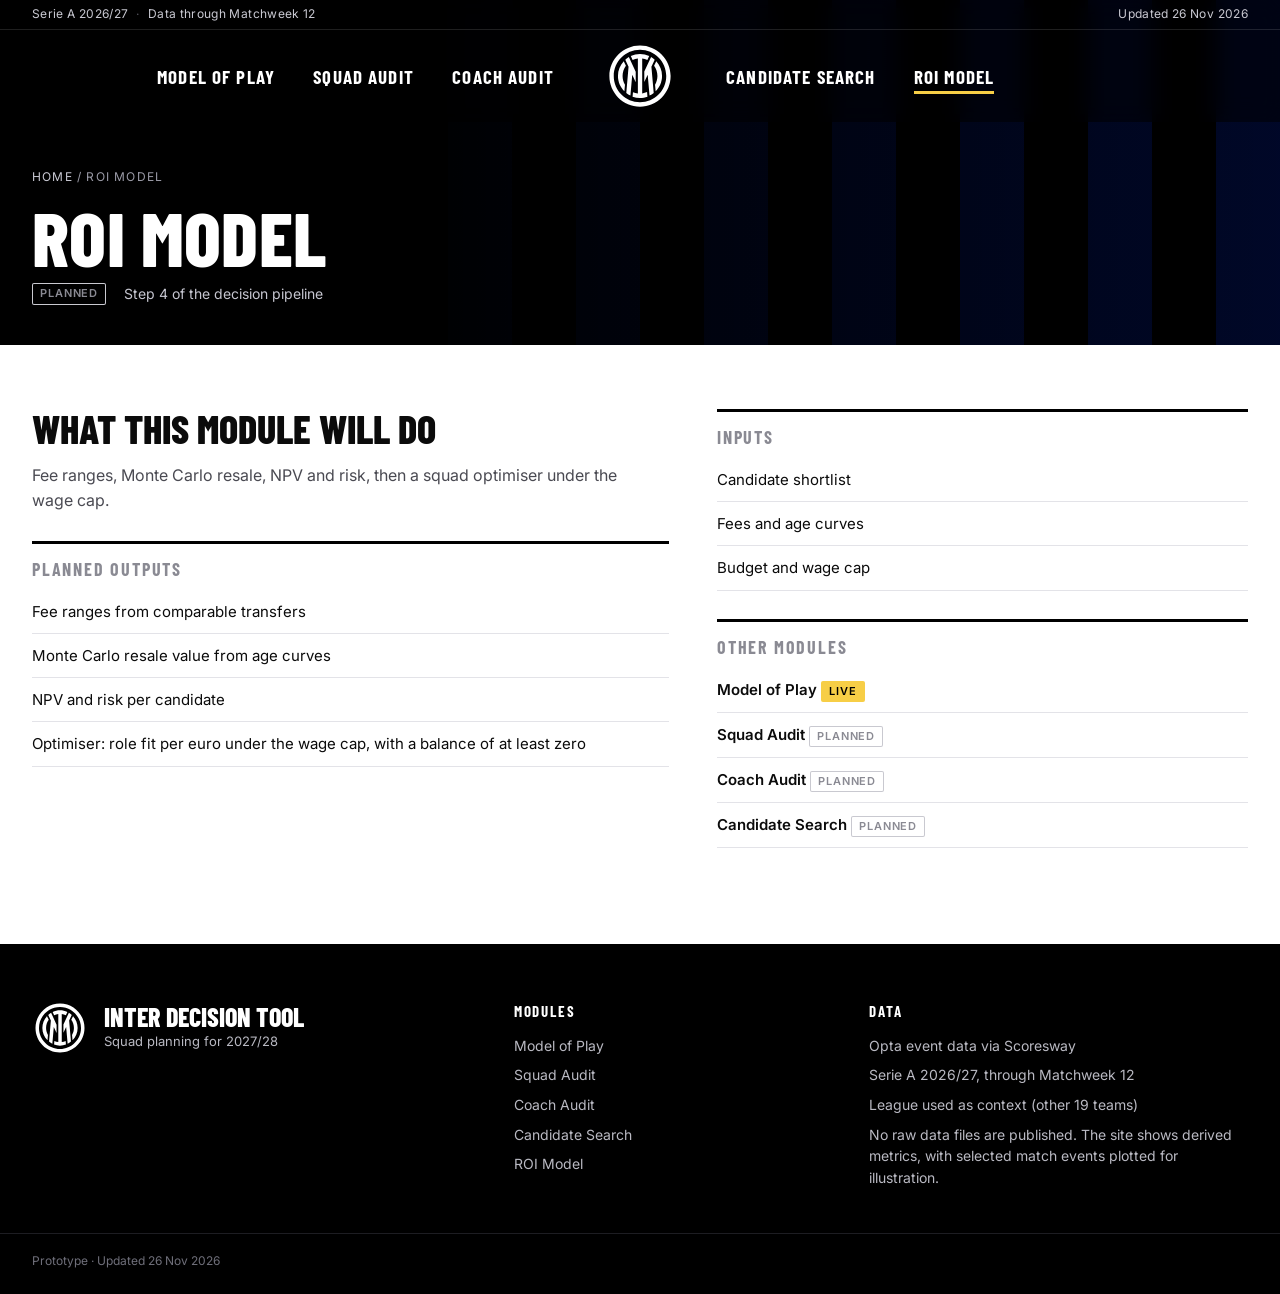
<file: roi-model.html>
<!DOCTYPE html>
<html lang="en">
<head>
<meta charset="utf-8">
<meta name="viewport" content="width=device-width,initial-scale=1">
<title>Inter Decision Tool</title>
<meta name="theme-color" content="#000000">
<link rel="icon" href="assets/img/crest-colour.svg" type="image/svg+xml">
<link rel="preconnect" href="https://fonts.googleapis.com">
<link rel="preconnect" href="https://fonts.gstatic.com" crossorigin>
<link href="https://fonts.googleapis.com/css2?family=Barlow+Condensed:wght@600;700;800&family=Inter:wght@400;600;700&display=swap" rel="stylesheet">
<link rel="stylesheet" href="assets/css/site.css">
</head>
<body data-tab="roi">
<header id="site-header"></header>
<main id="content"></main>
<footer id="site-footer"></footer>
<script src="assets/js/site.js"></script>
<script src="assets/js/module.js"></script>
</body>
</html>
</file>
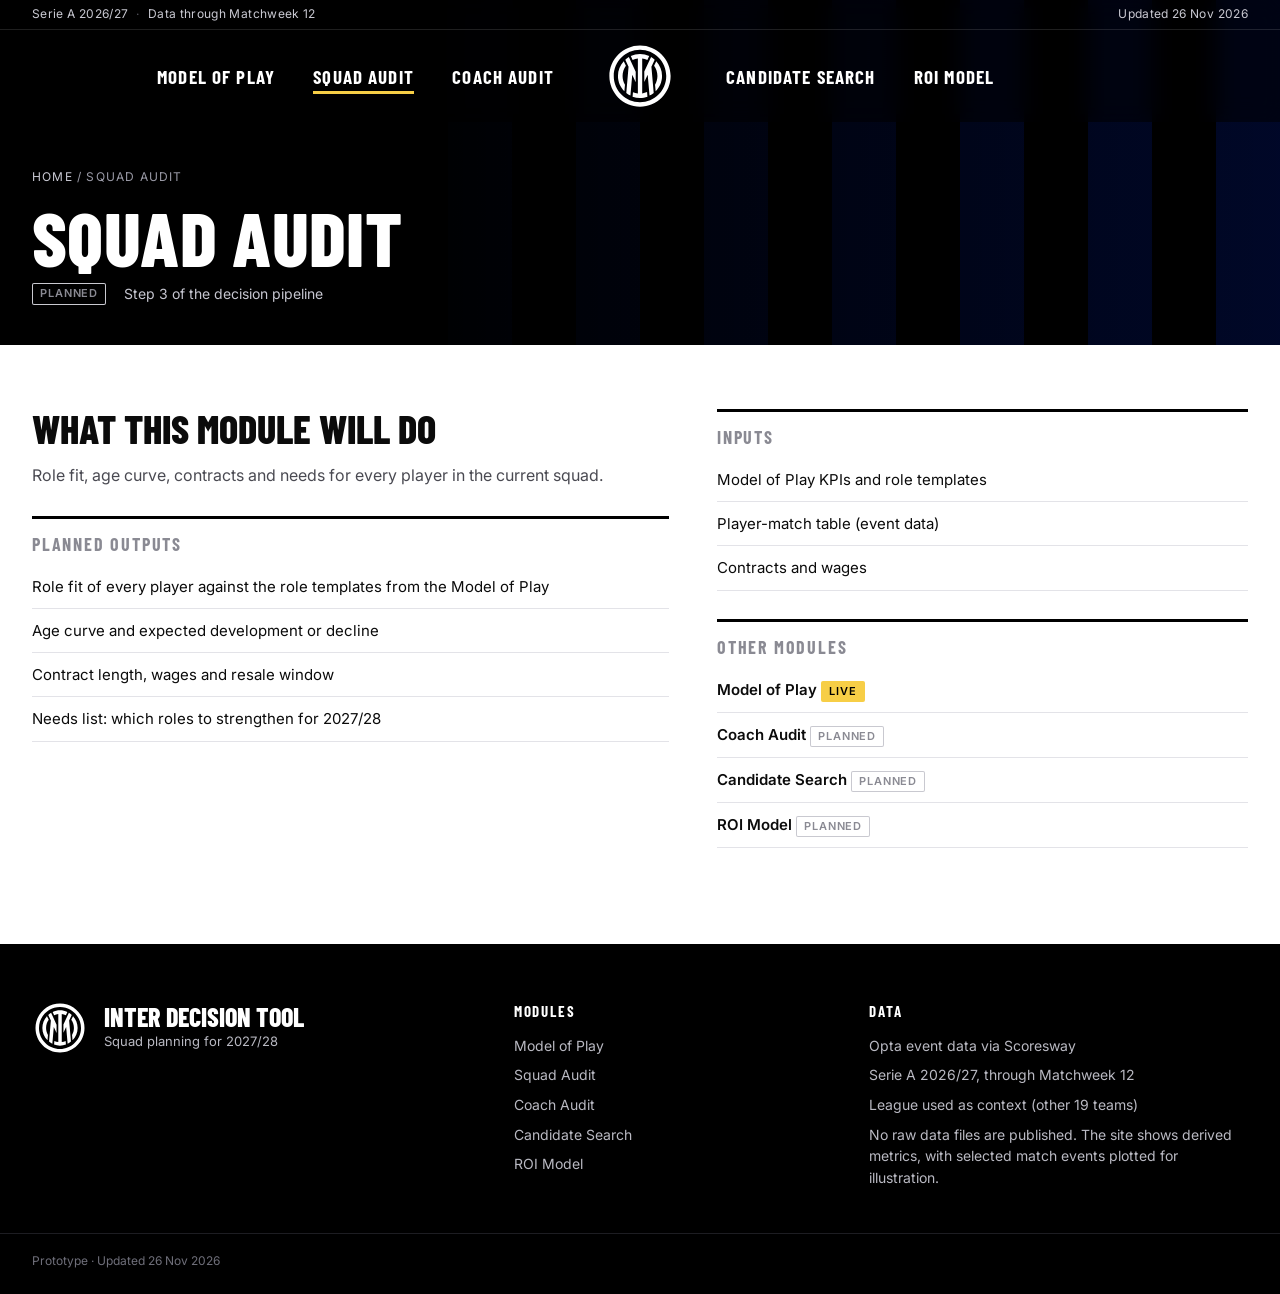
<file: squad-audit.html>
<!DOCTYPE html>
<html lang="en">
<head>
<meta charset="utf-8">
<meta name="viewport" content="width=device-width,initial-scale=1">
<title>Inter Decision Tool</title>
<meta name="theme-color" content="#000000">
<link rel="icon" href="assets/img/crest-colour.svg" type="image/svg+xml">
<link rel="preconnect" href="https://fonts.googleapis.com">
<link rel="preconnect" href="https://fonts.gstatic.com" crossorigin>
<link href="https://fonts.googleapis.com/css2?family=Barlow+Condensed:wght@600;700;800&family=Inter:wght@400;600;700&display=swap" rel="stylesheet">
<link rel="stylesheet" href="assets/css/site.css">
</head>
<body data-tab="squad">
<header id="site-header"></header>
<main id="content"></main>
<footer id="site-footer"></footer>
<script src="assets/js/site.js"></script>
<script src="assets/js/module.js"></script>
</body>
</html>
</file>
<file: assets/css/site.css>
/* Inter Decision Tool – shared styles */
:root {
  --black: #000;
  --ink: #0b0b0b;
  --ink2: #4a4a52;
  --muted: #8a8a93;
  --line: #e3e3e8;
  --paper: #fff;
  --surface: #f4f4f6;
  --blue: #011ea0;        /* Inter theme colour */
  --blue-2: #0a2fd6;
  --blue-soft: #e8ecfb;
  --accent: #f7ce46;      /* rgb(247, 206, 70) */
  --accent-ink: #000;     /* text on accent fills */
  --head-h: 92px;
  --util-h: 30px;
  --display: "Barlow Condensed", "Arial Narrow", Impact, sans-serif;
  --body: "Inter", -apple-system, BlinkMacSystemFont, "Segoe UI", Roboto, Helvetica, Arial, sans-serif;
}
* { box-sizing: border-box; }
html { scroll-padding-top: calc(var(--head-h) + 16px); }
body { margin: 0; background: var(--paper); color: var(--ink); font: 15px/1.55 var(--body); -webkit-font-smoothing: antialiased; }
a { color: inherit; }
img { max-width: 100%; }
.wrap { max-width: 1320px; margin: 0 auto; padding: 0 32px; }

/* ---------- header ---------- */
.site-header { position: sticky; top: calc(-1 * var(--util-h)); z-index: 50; background: rgba(0, 0, 0, .5);
  -webkit-backdrop-filter: blur(12px); backdrop-filter: blur(12px); color: #fff; }
/* the page's first block slides up under the see-through header */
.site-header + * { margin-top: calc(-1 * (var(--util-h) + var(--head-h))); }
.site-header.open { background: rgba(0, 0, 0, .92); }
.utility { height: var(--util-h); display: flex; align-items: center; gap: 8px; padding: 0 32px; font-size: 12px;
  letter-spacing: .03em; color: #c9c9d2; border-bottom: 1px solid rgba(255, 255, 255, .12); }
.utility .dot { color: #55555e; }
.utility-right { margin-left: auto; }
.bar { height: var(--head-h); display: grid; grid-template-columns: 1fr auto 1fr; align-items: center; padding: 0 32px; }
.nav { display: flex; gap: clamp(18px, 3vw, 44px); }
.nav-left { justify-content: flex-end; padding-right: clamp(24px, 4vw, 56px); }
.nav-right { justify-content: flex-start; padding-left: clamp(24px, 4vw, 56px); }
.nav-link { font: 700 19px/1 var(--display); text-transform: uppercase; letter-spacing: .06em; text-decoration: none;
  color: #fff; padding: 8px 0; position: relative; white-space: nowrap; }
.nav-link::after { content: ""; position: absolute; left: 0; right: 0; bottom: 0; height: 3px; background: var(--accent);
  transform: scaleX(0); transform-origin: center; transition: transform .2s ease; }
.nav-link:hover::after, .nav-link[aria-current="page"]::after { transform: scaleX(1); }
.nav-link[aria-current="page"] { color: #fff; }
.crest { display: block; width: 70px; height: 70px; transition: transform .2s ease; }
.crest img { width: 100%; height: 100%; display: block; }
.crest:hover { transform: scale(1.05); }
.burger { display: none; }
.drawer { display: none; }

@media (max-width: 1060px) {
  .bar { grid-template-columns: 1fr auto 1fr; }
  .nav { display: none; }
  .crest { grid-column: 2; width: 58px; height: 58px; }
  :root { --head-h: 76px; }
  .burger { display: flex; grid-column: 3; justify-self: end; flex-direction: column; gap: 5px; background: none;
    border: 0; padding: 10px; cursor: pointer; }
  .burger span { width: 24px; height: 2px; background: #fff; transition: transform .2s, opacity .2s; }
  .site-header.open .burger span:nth-child(1) { transform: translateY(7px) rotate(45deg); }
  .site-header.open .burger span:nth-child(2) { opacity: 0; }
  .site-header.open .burger span:nth-child(3) { transform: translateY(-7px) rotate(-45deg); }
  .site-header.open .drawer { display: flex; flex-direction: column; padding: 8px 32px 24px; border-top: 1px solid rgba(255, 255, 255, .12); }
  .drawer .nav-link { font-size: 24px; padding: 12px 0; }
  .drawer .nav-link::after { display: none; }
  .drawer .nav-link[aria-current="page"] { color: var(--accent); }
  .utility-right { display: none; }
}

/* ---------- shared bits ---------- */
.kicker { font: 600 13px/1 var(--body); letter-spacing: .14em; text-transform: uppercase; }
.display { font-family: var(--display); font-weight: 800; text-transform: uppercase; line-height: .92; letter-spacing: .005em; margin: 0; }
.section { padding: 72px 0; }
.section-head { display: flex; align-items: flex-end; justify-content: space-between; gap: 24px; margin-bottom: 28px; }
.section-head h2 { font: 800 clamp(34px, 4vw, 52px)/.95 var(--display); text-transform: uppercase; margin: 0; }
.section-head a { font: 700 16px/1 var(--display); text-transform: uppercase; letter-spacing: .08em; text-decoration: none;
  border-bottom: 3px solid var(--accent); padding-bottom: 3px; }
.section-head a:hover { background: var(--accent); }
.btn { display: inline-flex; align-items: center; gap: 10px; font: 700 17px/1 var(--display); text-transform: uppercase;
  letter-spacing: .08em; text-decoration: none; padding: 15px 24px; border: 2px solid #fff; transition: background .15s, color .15s; }
.btn-solid { background: var(--accent); border-color: var(--accent); color: var(--accent-ink); }
.btn-solid:hover { background: transparent; color: var(--accent); }
.btn-ghost { color: #fff; }
.btn-ghost:hover { border-color: var(--accent); color: var(--accent); }
.badge { display: inline-block; font: 600 11px/1 var(--body); letter-spacing: .08em; text-transform: uppercase; padding: 5px 8px;
  border-radius: 2px; }
.badge.live { background: var(--accent); color: var(--accent-ink); }
.badge.progress { background: #000; color: var(--accent); }
.badge.planned { background: transparent; color: var(--muted); box-shadow: inset 0 0 0 1px #c9c9d0; }

/* ---------- hero ---------- */
.hero { position: relative; overflow: hidden; color: #fff; background: #000; min-height: min(88vh, 820px); display: flex; align-items: flex-end; }
.hero .stripes { position: absolute; inset: 0;
  background: repeating-linear-gradient(90deg, #000 0 88px, #011ea0 88px 176px);
  opacity: .9; }
.hero .shade { position: absolute; inset: 0; background:
  linear-gradient(90deg, rgba(0,0,0,.94) 0%, rgba(0,0,0,.78) 45%, rgba(0,0,0,.25) 100%),
  linear-gradient(0deg, rgba(0,0,0,.85) 0%, rgba(0,0,0,0) 55%); }
.hero .mark { position: absolute; right: -6vw; top: 50%; width: min(62vw, 760px); transform: translateY(-50%); opacity: .26; }
.hero .wrap { position: relative; width: 100%; padding-top: calc(var(--util-h) + var(--head-h) + 72px); padding-bottom: 72px; }
.hero .kicker { color: var(--accent); margin-bottom: 18px; }
.hero h1 { font-size: clamp(56px, 9vw, 132px); max-width: 11ch; }
.hero p.lede { max-width: 560px; font-size: 18px; color: #d4d4dc; margin: 22px 0 32px; }
.hero .actions { display: flex; flex-wrap: wrap; gap: 14px; }
.hero-meta { display: flex; gap: 40px; margin-top: 56px; padding-top: 22px; border-top: 1px solid rgba(255,255,255,.2); flex-wrap: wrap; }
.hero-meta div { min-width: 120px; }
.hero-meta b { display: block; font: 800 40px/1 var(--display); }
.hero-meta span { font-size: 12px; letter-spacing: .06em; text-transform: uppercase; color: #a9a9b4; }

/* ---------- latest cards ---------- */
.cards { display: grid; grid-template-columns: repeat(12, 1fr); gap: 24px; }
.card { grid-column: span 4; display: flex; flex-direction: column; text-decoration: none; color: var(--ink); background: var(--paper); }
.card.wide { grid-column: span 8; }
.card .thumb { position: relative; aspect-ratio: 16/10; background: #06124d; overflow: hidden; }
.card.wide .thumb { aspect-ratio: auto; height: 100%; min-height: 100%; }
.card .thumb svg { position: absolute; inset: 0; width: 100%; height: 100%; transition: transform .4s ease; }
.card:hover .thumb svg { transform: scale(1.04); }
.card .stat { position: absolute; left: 22px; bottom: 18px; color: #fff; }
.card .stat b { display: block; color: var(--accent); font: 800 64px/.9 var(--display); }
.card .stat span { font-size: 13px; color: #d0d6ff; max-width: 260px; display: block; }
.card .body { padding: 18px 2px 8px; }
.card .meta { display: flex; gap: 12px; align-items: center; font-size: 12px; color: var(--muted); margin-bottom: 8px; }
.card .meta .tag { font-weight: 700; letter-spacing: .08em; text-transform: uppercase; color: var(--ink);
  box-shadow: inset 0 -5px 0 var(--accent); }
.card h3 { font: 700 26px/1.02 var(--display); text-transform: uppercase; margin: 0 0 8px; }
.card p { margin: 0; color: var(--ink2); font-size: 14px; }
.card:hover h3 { text-decoration: underline; text-decoration-color: var(--accent); text-decoration-thickness: 2px; text-underline-offset: 3px; }
.card.pending .thumb { background: #1a1a20; }
.cards-wide { display: grid; grid-template-columns: 1.55fr 1fr; gap: 24px; margin-bottom: 24px; }
.cards-wide .card { grid-column: auto; }
.cards-wide .card:not(.feature) .thumb { aspect-ratio: auto; flex: 1; min-height: 220px; }
.cards-wide .card.feature { display: grid; grid-template-columns: 1.25fr 1fr; background: #000; color: #fff; }
.card.feature .thumb { aspect-ratio: auto; min-height: 340px; }
.card.feature .body { padding: 32px 30px; display: flex; flex-direction: column; justify-content: flex-end; }
.card.feature h3 { font-size: 40px; }
.card.feature p { color: #c6c6d0; }
.card.feature .meta .tag { color: var(--accent); box-shadow: none; }
@media (max-width: 1060px) {
  .cards-wide, .cards-wide .card.feature { grid-template-columns: 1fr; }
  .card, .card.wide { grid-column: span 6; }
}
@media (max-width: 680px) { .card, .card.wide { grid-column: span 12; } .wrap { padding: 0 20px; } .bar, .utility { padding: 0 20px; } }

/* ---------- pipeline ---------- */
.dark { background: #000; color: #fff; }
.pipeline { display: grid; grid-template-columns: repeat(5, 1fr); gap: 2px; background: #000; }
.step { background: #0d0d12; padding: 26px 22px 24px; display: flex; flex-direction: column; gap: 12px; min-height: 300px; position: relative; }
.step .n { font: 800 72px/.8 var(--display); color: #23232c; }
.step.active { background: var(--blue); }
.step.active .n { color: rgba(255,255,255,.28); }
.step h3 { font: 700 26px/1 var(--display); text-transform: uppercase; margin: 0; }
.step p { margin: 0; font-size: 14px; color: #b4b4c0; }
.step.active p { color: #dfe4ff; }
.step .mods { margin-top: auto; display: flex; flex-direction: column; gap: 8px; }
.step .mod { display: flex; justify-content: space-between; align-items: center; gap: 10px; text-decoration: none;
  font: 700 17px/1 var(--display); text-transform: uppercase; letter-spacing: .05em; padding: 12px 0 0; border-top: 1px solid rgba(255,255,255,.16); }
.step .mod:hover { color: var(--accent); }
.step.active .mod:hover { color: var(--accent); }
.step .mod.static { color: #74747f; font-weight: 600; }
.step .badge.planned { color: #9a9aa6; box-shadow: inset 0 0 0 1px #3b3b45; }
.step.active .n { color: var(--accent); opacity: .55; }
@media (max-width: 1060px) { .pipeline { grid-template-columns: 1fr 1fr; } .step { min-height: 0; } }
@media (max-width: 680px) { .pipeline { grid-template-columns: 1fr; } }

/* ---------- coverage strip ---------- */
.coverage { display: grid; grid-template-columns: repeat(7, minmax(0, 1fr)); border-top: 3px solid #000; }
.phase { padding: 18px 16px 20px; border-right: 1px solid var(--line); text-decoration: none; color: var(--ink); }
.phase:last-child { border-right: 0; }
.phase .lab { font-size: 11px; letter-spacing: .1em; text-transform: uppercase; color: var(--muted); }
.phase b { display: block; font: 700 22px/1.05 var(--display); text-transform: uppercase; margin: 6px 0 12px; }
.phase .bar-s { height: 4px; background: var(--line); }
.phase .bar-s i { display: block; height: 100%; background: var(--accent); }
.phase.done:hover b { text-decoration: underline; text-decoration-color: var(--accent); text-decoration-thickness: 3px; }
@media (max-width: 1060px) { .coverage { grid-template-columns: repeat(4, minmax(0, 1fr)); } .phase:nth-child(4) { border-right: 0; } }
@media (max-width: 680px) { .coverage { grid-template-columns: repeat(2, minmax(0, 1fr)); } .phase { padding: 14px 10px 16px; } .phase b { font-size: 19px; overflow-wrap: anywhere; } }

/* ---------- page banner (inner pages) ---------- */
.banner { background: #000; color: #fff; position: relative; overflow: hidden; }
.banner .stripes { position: absolute; inset: 0; background: repeating-linear-gradient(90deg, #000 0 64px, #011ea0 64px 128px); opacity: .55; }
.banner .shade { position: absolute; inset: 0; background: linear-gradient(90deg, #000 30%, rgba(0,0,0,.55) 100%); }
.banner .wrap { position: relative; padding-top: calc(var(--util-h) + var(--head-h) + 46px); padding-bottom: 40px; }
.crumbs { font-size: 12px; letter-spacing: .1em; text-transform: uppercase; color: #9a9aa6; margin-bottom: 14px; }
.crumbs a { text-decoration: none; color: #c9c9d3; }
.crumbs a:hover { color: #fff; }
.banner h1 { font-size: clamp(44px, 6vw, 84px); }
.banner .sub { color: #c6c6d0; margin-top: 12px; display: flex; flex-wrap: wrap; gap: 6px 18px; font-size: 14px; }
.banner .tools { display: flex; gap: 12px; margin-top: 24px; flex-wrap: wrap; }
.banner .btn { padding: 11px 18px; font-size: 15px; }

/* ---------- model of play layout ---------- */
.mop { display: grid; grid-template-columns: 290px minmax(0, 1fr); gap: 40px; padding-top: 32px; padding-bottom: 80px; align-items: start; }
.toc { position: sticky; top: calc(var(--head-h) + 24px); max-height: calc(100vh - var(--head-h) - 48px); overflow: auto;
  padding-right: 8px; font-size: 14px; }
.toc h2 { font: 800 15px/1 var(--display); letter-spacing: .14em; text-transform: uppercase; color: var(--muted); margin: 0 0 14px; }
.toc ul { list-style: none; margin: 0; padding: 0; }
.toc > ul > li { border-top: 1px solid var(--line); padding: 10px 0; }
.toc > ul > li:first-child { border-top: 3px solid #000; }
.toc a { text-decoration: none; display: block; color: var(--ink2); padding: 4px 0 4px 12px; border-left: 3px solid transparent; }
.toc > ul > li > a { font: 700 18px/1.1 var(--display); text-transform: uppercase; color: var(--ink); padding-left: 0; border-left: 0; }
.toc li li > a { font-weight: 600; color: var(--ink); }
.toc li li li > a { font-weight: 400; color: var(--ink2); font-size: 13.5px; padding-left: 14px; }
.toc a:hover { color: var(--ink); border-left-color: rgba(247, 206, 70, .5); }
.toc > ul > li > a:hover { text-decoration: underline; text-decoration-color: var(--accent); text-decoration-thickness: 3px; }
.toc a.active { color: var(--ink); font-weight: 700; border-left-color: var(--accent); background: linear-gradient(90deg, rgba(247, 206, 70, .22), transparent); }
.toc > ul > li > a.active { border-left: 0; background: none; box-shadow: inset 0 -4px 0 var(--accent); }
.toc .num { color: var(--muted); font-weight: 600; margin-right: 8px; }
.toc .pending, .toc .pending a { color: #a7a7b0; }
.toc .pending i { font-size: 11px; font-style: normal; letter-spacing: .06em; text-transform: uppercase; display: inline-block;
  margin-left: 6px; color: #a7a7b0; }
.toc ul ul { margin-top: 4px; }
.report-frame { width: 100%; border: 0; display: block; min-height: 70vh; background: var(--paper); }
.frame-note { font-size: 13px; color: var(--ink2); background: var(--blue-soft); padding: 10px 14px; margin-bottom: 14px; display: none; }
.mop.fallback .frame-note { display: block; }
.mop.fallback .report-frame { height: calc(100vh - var(--head-h) - 40px); }
.toc-toggle { display: none; }
@media (max-width: 1060px) {
  .mop { grid-template-columns: 1fr; gap: 0; padding-top: 0; }
  .toc { position: sticky; top: var(--head-h); z-index: 10; max-height: none; background: var(--paper); margin: 0 -32px; padding: 0 32px;
    border-bottom: 1px solid var(--line); }
  .toc h2 { display: none; }
  .toc-toggle { display: flex; width: 100%; justify-content: space-between; align-items: center; background: none; border: 0; padding: 14px 0;
    font: 700 17px/1 var(--display); text-transform: uppercase; letter-spacing: .06em; cursor: pointer; color: var(--ink); }
  .toc-toggle span:last-child { color: var(--ink); box-shadow: inset 0 -4px 0 var(--accent); }
  .toc > ul { display: none; max-height: 60vh; overflow: auto; padding-bottom: 12px; }
  .toc.open > ul { display: block; }
}

/* ---------- placeholder module pages ---------- */
.soon { display: grid; grid-template-columns: 1.2fr 1fr; gap: 48px; padding-top: 64px; padding-bottom: 96px; }
.soon h2 { font: 800 40px/.95 var(--display); text-transform: uppercase; margin: 0 0 16px; }
.soon p { color: var(--ink2); font-size: 16px; max-width: 60ch; }
.soon .box { border-top: 3px solid #000; padding-top: 16px; }
.soon .box h3 { font: 700 18px/1 var(--display); letter-spacing: .1em; text-transform: uppercase; color: var(--muted); margin: 0 0 12px; }
.soon .box ul { margin: 0; padding: 0; list-style: none; }
.soon .box li { padding: 10px 0; border-bottom: 1px solid var(--line); }
.soon .box li a { text-decoration: none; font-weight: 600; }
.soon .box li a:hover { text-decoration: underline; text-decoration-color: var(--accent); text-decoration-thickness: 3px; }
@media (max-width: 860px) { .soon { grid-template-columns: 1fr; } }

/* ---------- footer ---------- */
.site-footer { background: #000; color: #b9b9c2; padding: 56px 0 24px; font-size: 14px; }
.footer-grid { display: grid; grid-template-columns: 1.4fr 1fr 1.2fr; gap: 40px; align-items: start; }
.footer-brand { display: flex; gap: 16px; align-items: center; }
.footer-brand img { width: 56px; height: 56px; }
.footer-brand b { display: block; font: 800 26px/1 var(--display); text-transform: uppercase; color: #fff; }
.footer-brand span { font-size: 13px; }
.site-footer h4 { font: 700 15px/1 var(--display); letter-spacing: .12em; text-transform: uppercase; color: #fff; margin: 4px 0 12px; }
.site-footer ul { list-style: none; margin: 0; padding: 0; }
.site-footer li { padding: 4px 0; }
.site-footer a { text-decoration: none; }
.site-footer a:hover { color: var(--accent); }
.footer-legal { margin-top: 40px; padding-top: 18px; border-top: 1px solid #1d1d22; font-size: 12px; color: #6f6f7a; }
@media (max-width: 860px) { .footer-grid { grid-template-columns: 1fr; } }
</file>
